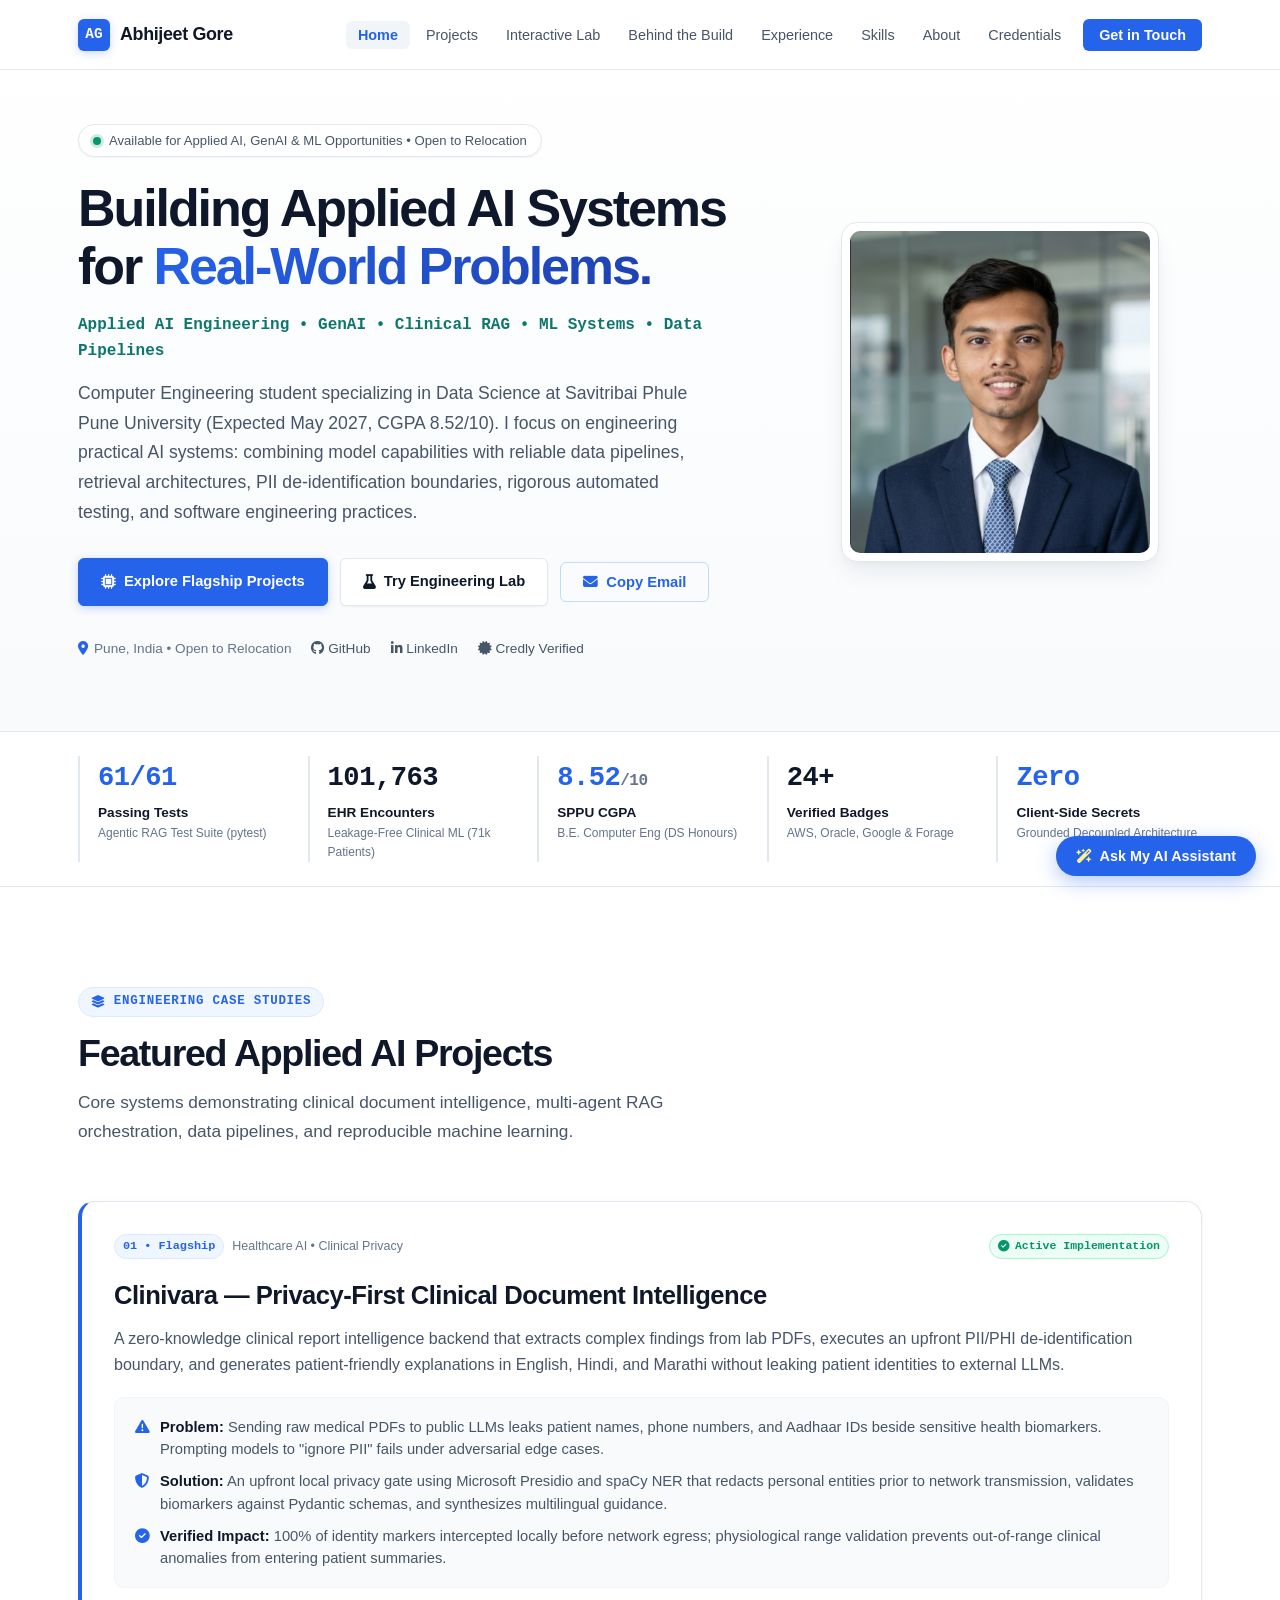
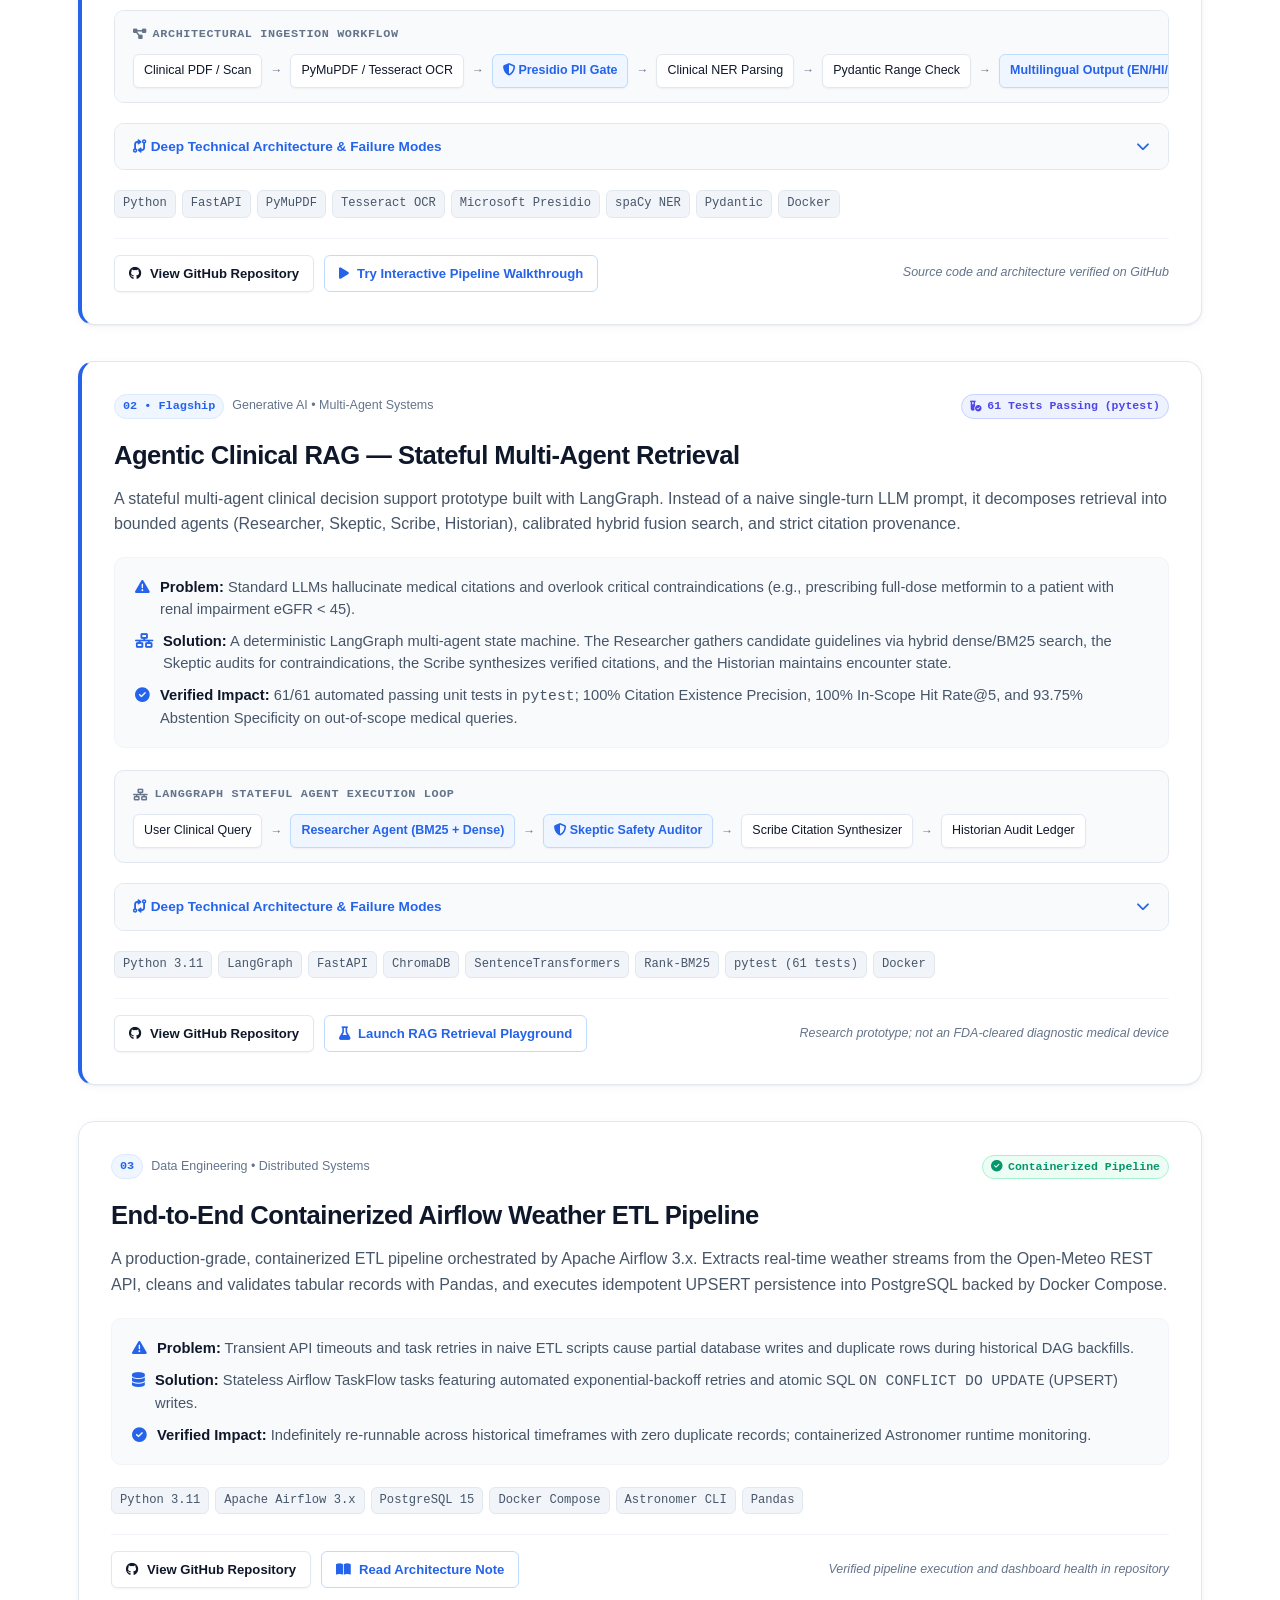
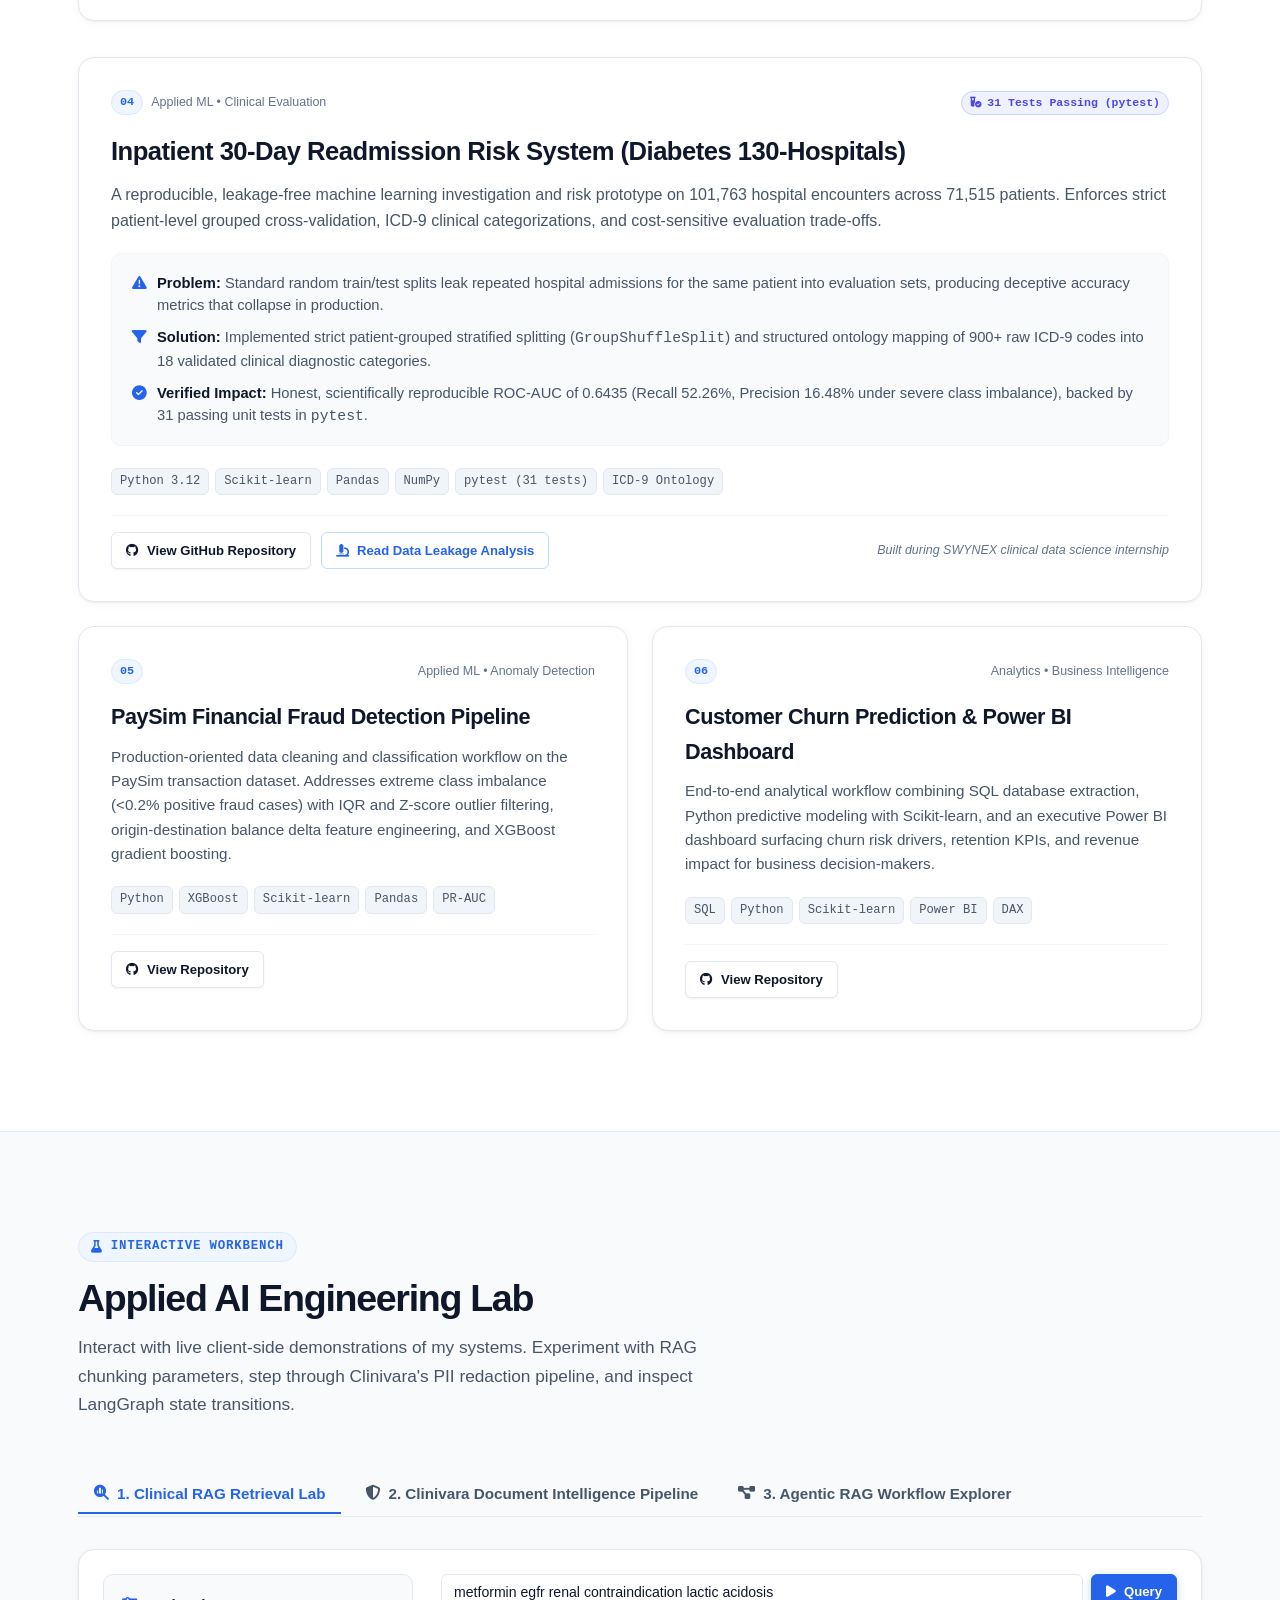
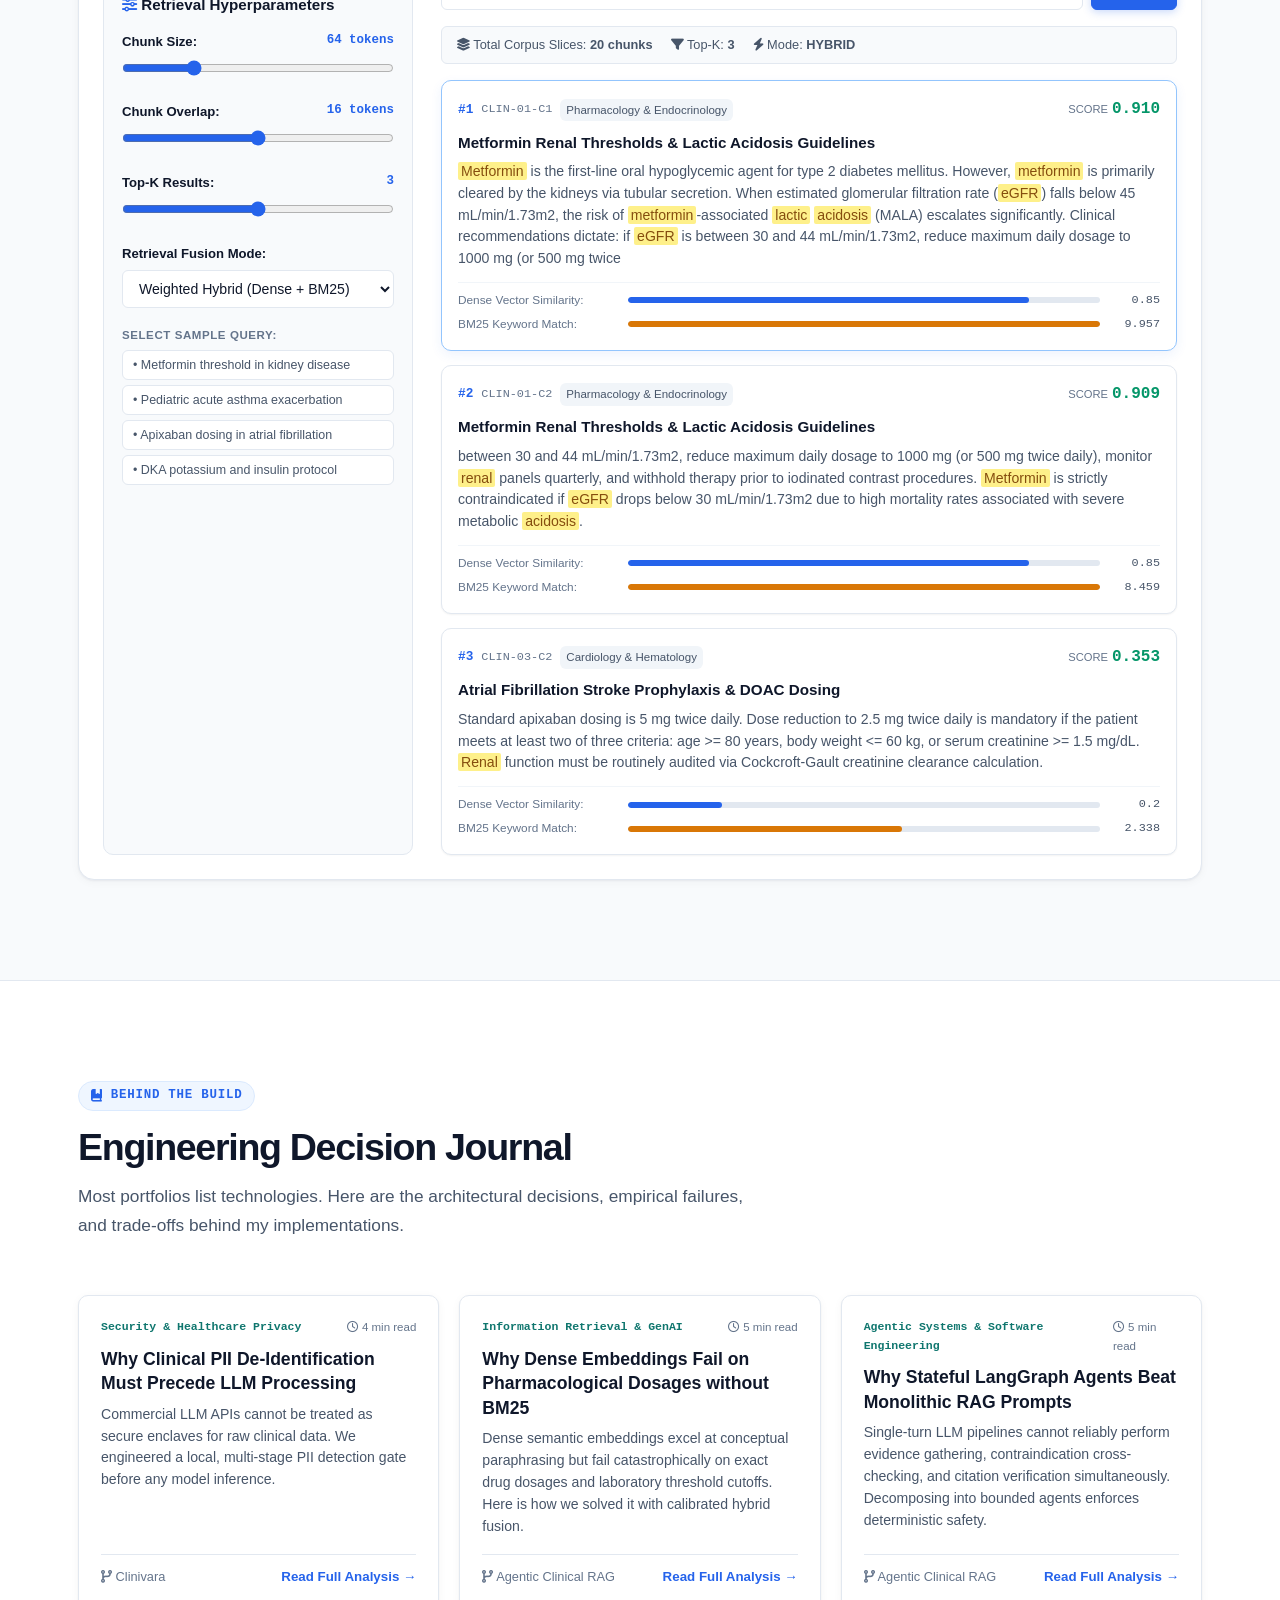
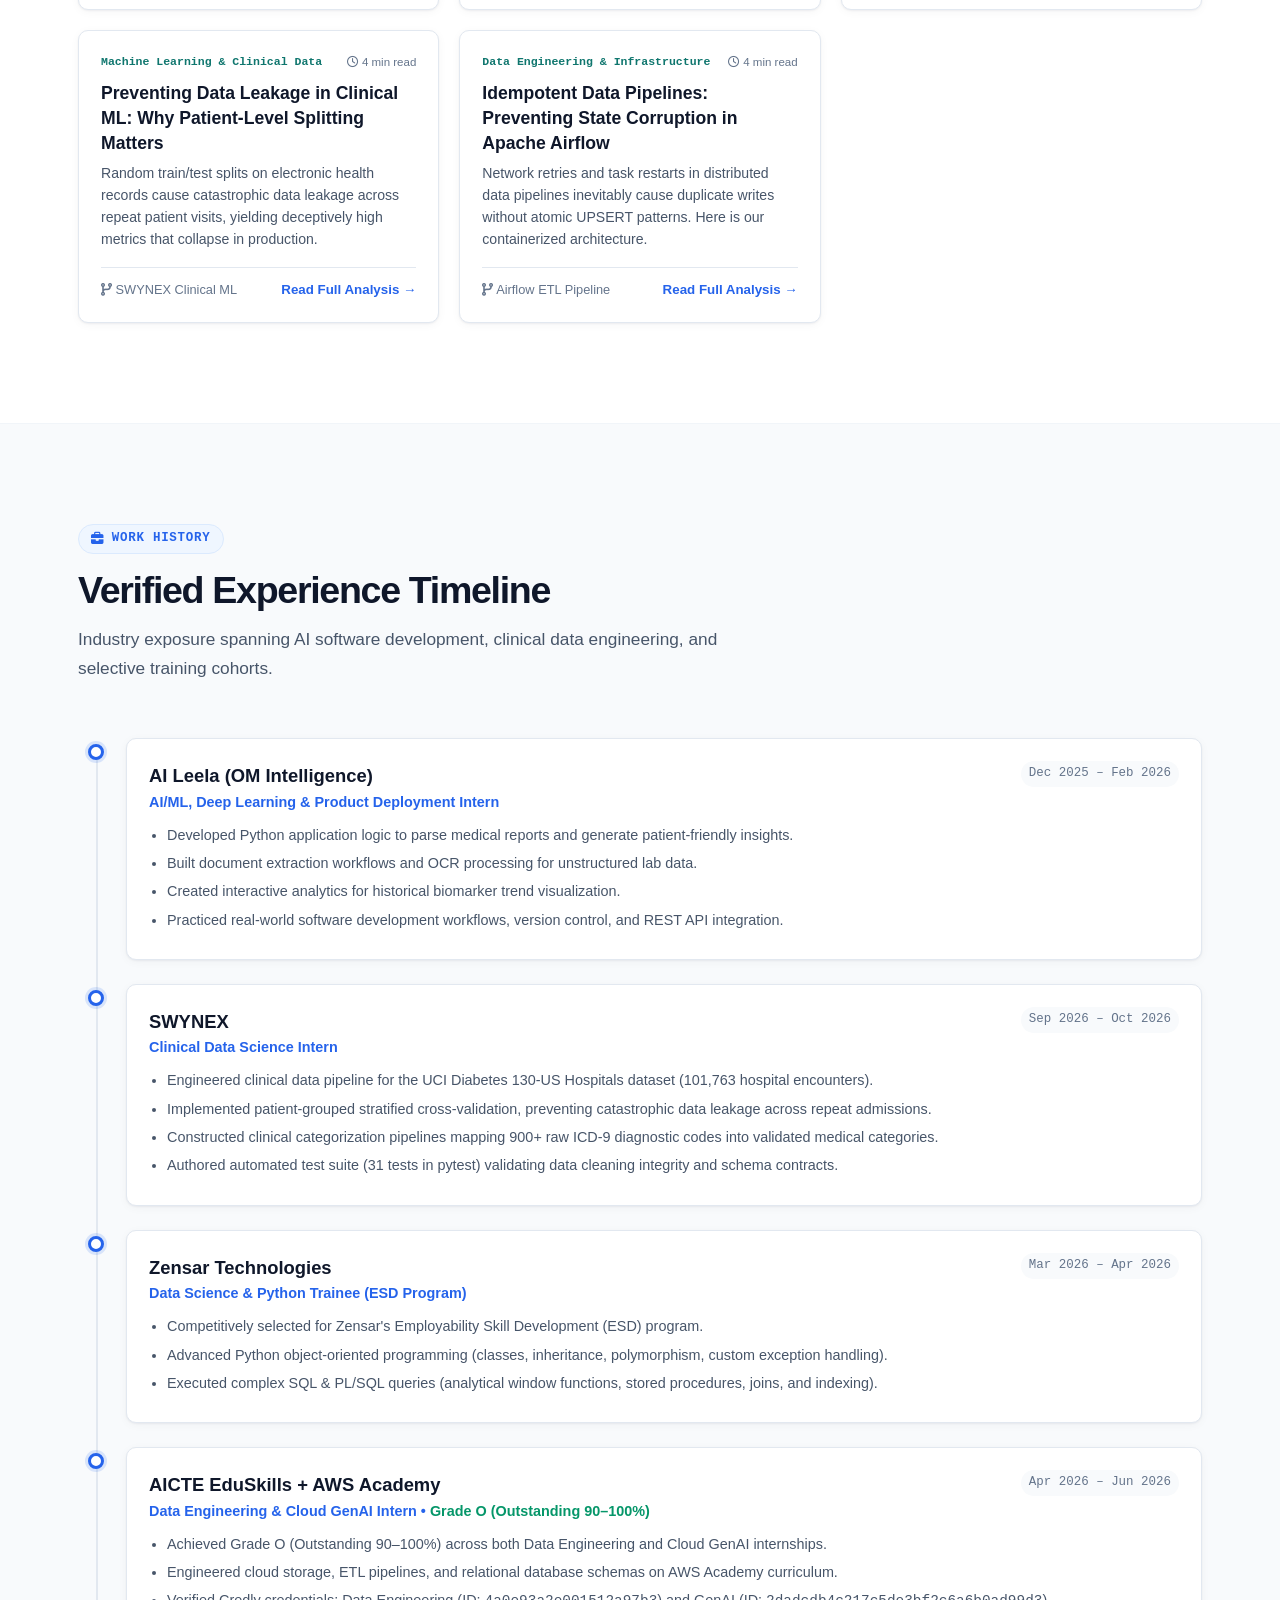
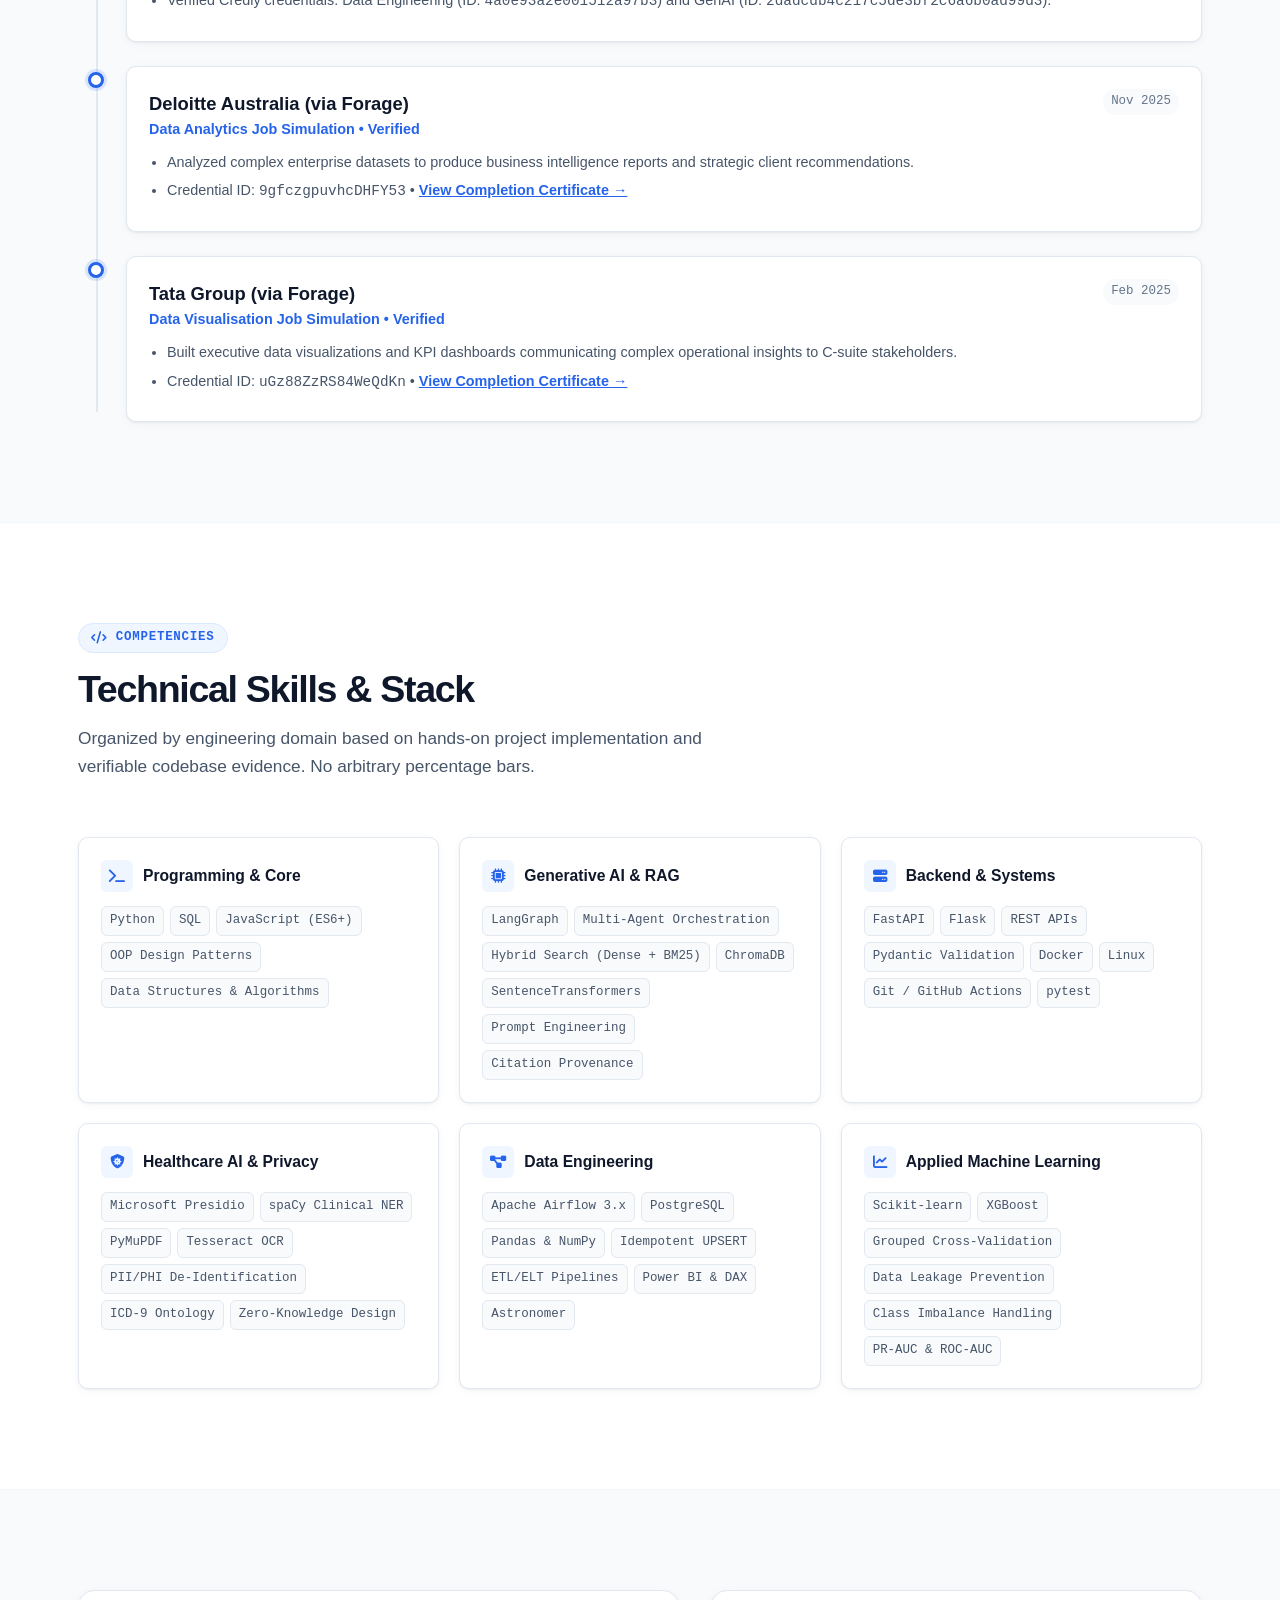
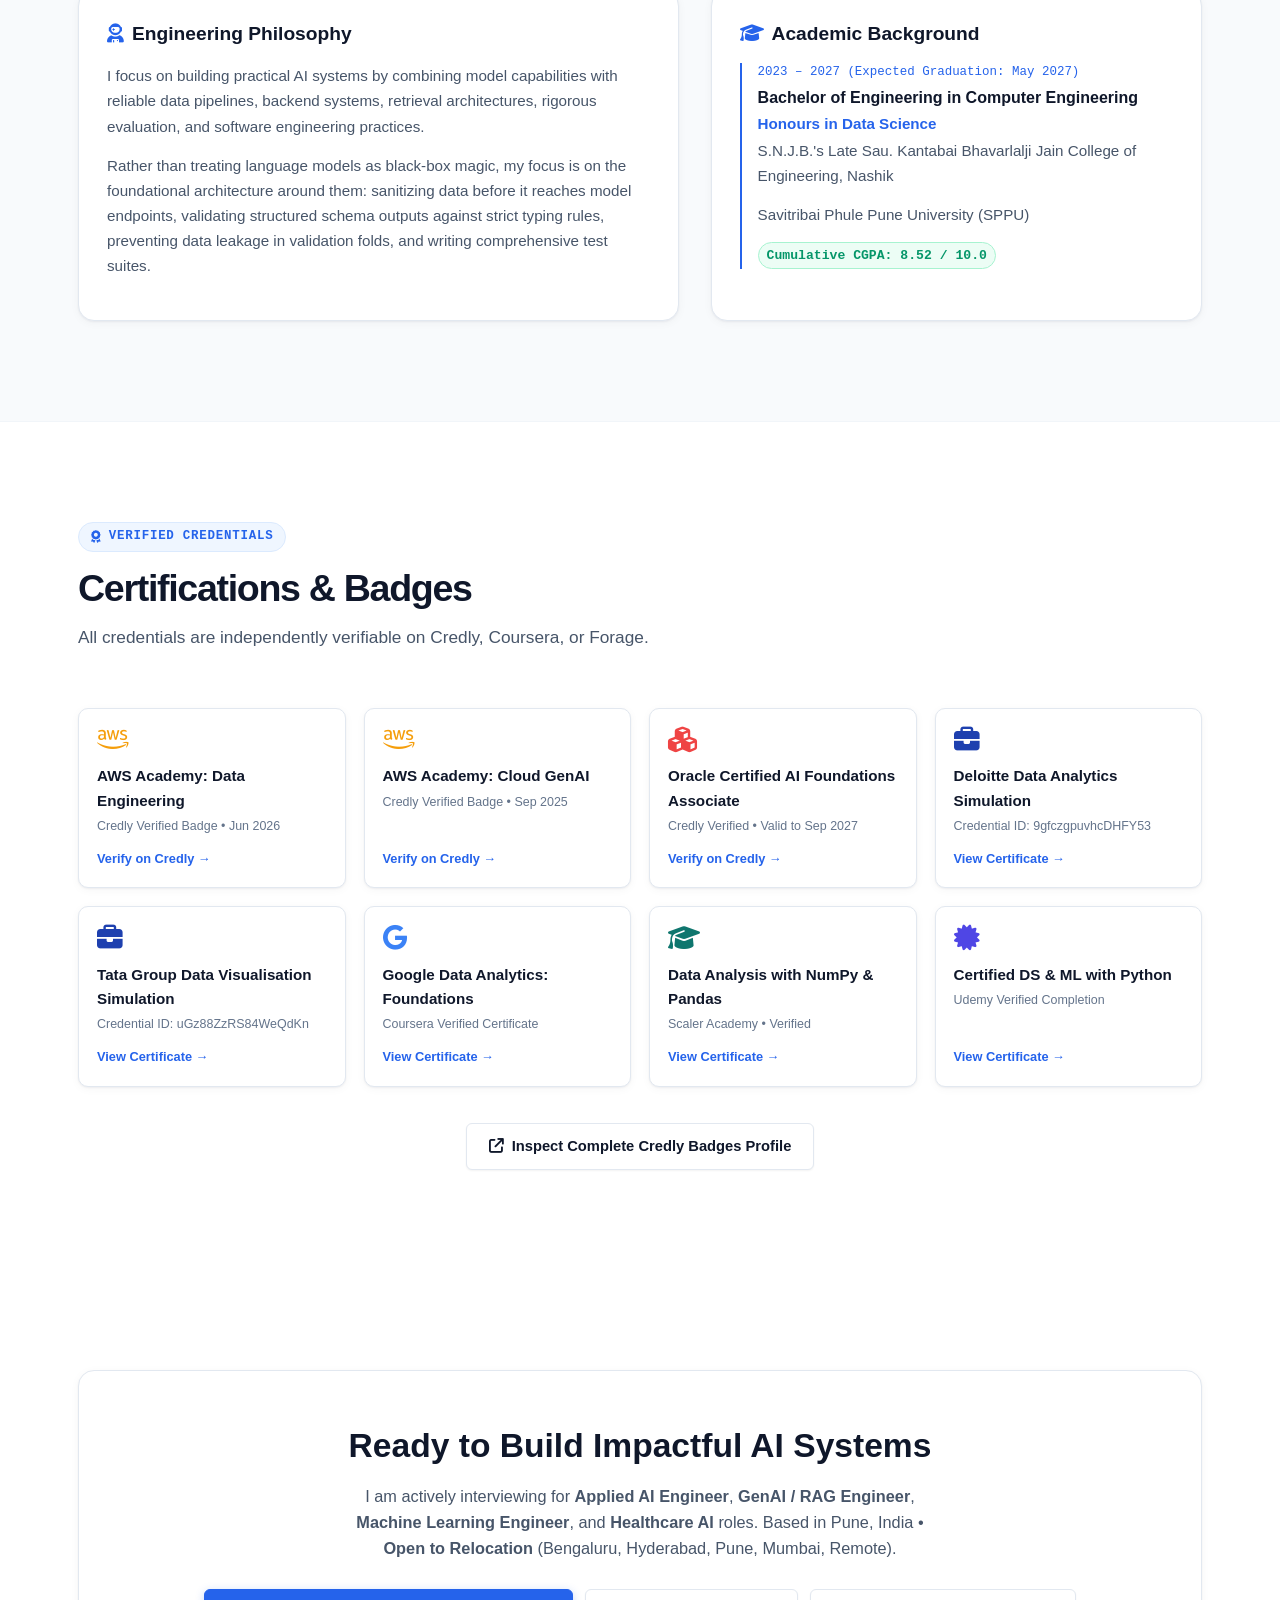
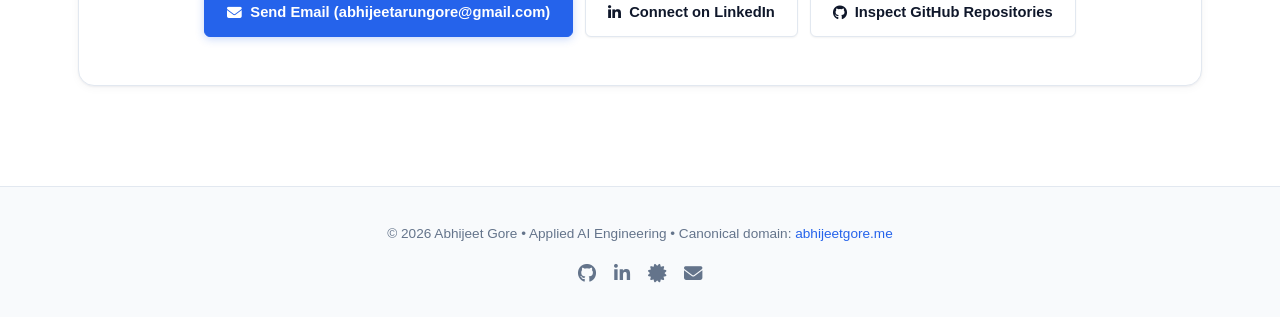
<file: index.html>
<!DOCTYPE html>
<html lang="en">
<head>
  <meta charset="UTF-8">
  <meta name="viewport" content="width=device-width, initial-scale=1.0">

  <!-- Primary Meta Tags -->
  <title>Abhijeet Gore | Applied AI Engineer — Healthcare AI, GenAI &amp; Systems</title>
  <meta name="title" content="Abhijeet Gore | Applied AI Engineer — Healthcare AI, GenAI &amp; Systems">
  <meta name="description" content="Applied AI Engineer specializing in Generative AI, Clinical RAG architectures, machine learning evaluation, and data engineering pipelines. Computer Engineering (Honours in Data Science) at SPPU (CGPA 8.52/10).">
  <meta name="keywords" content="Abhijeet Gore, Applied AI Engineer, Generative AI, RAG, Clinical AI, LangGraph, Healthcare AI, Machine Learning, Python, FastAPI, Apache Airflow, Pune, India">
  <meta name="author" content="Abhijeet Gore">
  <link rel="canonical" href="https://abhijeetgore.me/">

  <!-- Open Graph / Facebook -->
  <meta property="og:type" content="website">
  <meta property="og:url" content="https://abhijeetgore.me/">
  <meta property="og:title" content="Abhijeet Gore | Applied AI Engineer — Healthcare AI, GenAI &amp; Systems">
  <meta property="og:description" content="Applied AI Engineering portfolio featuring Clinivara, Agentic Clinical RAG, containerized Airflow ETL pipelines, and interactive AI engineering labs.">
  <meta property="og:image" content="https://abhijeetgore.me/images/perf1.png">

  <!-- Twitter Card -->
  <meta name="twitter:card" content="summary_large_image">
  <meta name="twitter:url" content="https://abhijeetgore.me/">
  <meta name="twitter:title" content="Abhijeet Gore | Applied AI Engineer">
  <meta name="twitter:description" content="Applied AI Engineer building privacy-first clinical document intelligence, multi-agent RAG systems, and production data pipelines.">
  <meta name="twitter:image" content="https://abhijeetgore.me/images/perf1.png">

  <!-- Structured Data JSON-LD -->
  <script type="application/ld+json">
  {
    "@context": "https://schema.org",
    "@type": "Person",
    "name": "Abhijeet Gore",
    "url": "https://abhijeetgore.me",
    "jobTitle": "Applied AI Engineer",
    "alumniOf": {
      "@type": "CollegeOrUniversity",
      "name": "Savitribai Phule Pune University"
    },
    "sameAs": [
      "https://github.com/AbhijeetArunGore",
      "https://www.linkedin.com/in/abhijeet-gore-972225282/",
      "https://www.credly.com/users/abhijeet-gore.30f41028/badges/credly"
    ]
  }
  </script>

  <!-- Typography & Icons -->
  <link rel="preconnect" href="https://fonts.googleapis.com">
  <link rel="preconnect" href="https://fonts.gstatic.com" crossorigin>
  <link href="https://fonts.googleapis.com/css2?family=Inter:wght@400;500;600;700;800&family=JetBrains+Mono:wght@400;500;600;700&display=swap" rel="stylesheet">
  <link rel="stylesheet" href="https://cdnjs.cloudflare.com/ajax/libs/font-awesome/6.5.1/css/all.min.css" crossorigin="anonymous">

  <!-- Stylesheets -->
  <link rel="stylesheet" href="style.css">
  <link rel="stylesheet" href="responsive.css">
  <link rel="icon" type="image/svg+xml" href="favicon.svg">
</head>
<body>

  <!-- ========================================================================
       TOP NAVIGATION
       ======================================================================== -->
  <header id="header" role="banner">
    <div class="container nav-container">
      <a href="#home" class="logo-group" aria-label="Abhijeet Gore Portfolio Home">
        <div class="logo-mark">AG</div>
        <span class="logo-text">Abhijeet Gore</span>
      </a>

      <nav role="navigation" aria-label="Primary Navigation">
        <ul class="nav-links">
          <li><a href="#home">Home</a></li>
          <li><a href="#projects">Projects</a></li>
          <li><a href="#lab">Interactive Lab</a></li>
          <li><a href="#journal">Behind the Build</a></li>
          <li><a href="#experience">Experience</a></li>
          <li><a href="#skills">Skills</a></li>
          <li><a href="#about">About</a></li>
          <li><a href="#certificates">Credentials</a></li>
          <li><a href="#contact" class="nav-cta">Get in Touch</a></li>
        </ul>
        <button class="hamburger" aria-label="Toggle navigation menu" aria-expanded="false">
          <i class="fas fa-bars"></i>
        </button>
      </nav>
    </div>
  </header>

  <main id="main-content">
    <!-- ========================================================================
         HERO SECTION (MINIMALIST, VALUE-FIRST, ENTERPRISE LIGHT)
         ======================================================================== -->
    <section id="home" class="hero" aria-label="Hero Introduction">
      <div class="container">
        <div class="hero-grid">
          
          <div class="hero-content">
            <div class="hero-badge-strip">
              <span class="status-dot"></span>
              <span>Available for Applied AI, GenAI &amp; ML Opportunities &bull; Open to Relocation</span>
            </div>

            <h1 class="hero-title">
              Building Applied AI Systems for <span class="gradient-text">Real-World Problems.</span>
            </h1>

            <div class="hero-positioning">
              Applied AI Engineering &bull; GenAI &bull; Clinical RAG &bull; ML Systems &bull; Data Pipelines
            </div>

            <p class="hero-description">
              Computer Engineering student specializing in Data Science at Savitribai Phule Pune University (Expected May 2027, CGPA 8.52/10). I focus on engineering practical AI systems: combining model capabilities with reliable data pipelines, retrieval architectures, PII de-identification boundaries, rigorous automated testing, and software engineering practices.
            </p>

            <div class="hero-actions">
              <a href="#projects" class="btn btn-primary"><i class="fas fa-microchip"></i> Explore Flagship Projects</a>
              <a href="#lab" class="btn btn-secondary"><i class="fas fa-flask"></i> Try Engineering Lab</a>
              <button class="btn btn-outline btn-copy-email"><i class="fas fa-envelope"></i> Copy Email</button>
            </div>

            <div class="hero-meta-strip">
              <div class="hero-meta-item">
                <i class="fas fa-location-dot" style="color: var(--accent-blue);"></i> Pune, India &bull; Open to Relocation
              </div>
              <div class="hero-meta-item">
                <a href="https://github.com/AbhijeetArunGore" target="_blank" rel="noopener noreferrer"><i class="fab fa-github"></i> GitHub</a>
              </div>
              <div class="hero-meta-item">
                <a href="https://www.linkedin.com/in/abhijeet-gore-972225282/" target="_blank" rel="noopener noreferrer"><i class="fab fa-linkedin-in"></i> LinkedIn</a>
              </div>
              <div class="hero-meta-item">
                <a href="https://www.credly.com/users/abhijeet-gore.30f41028/badges/credly" target="_blank" rel="noopener noreferrer"><i class="fas fa-certificate"></i> Credly Verified</a>
              </div>
            </div>
          </div>

          <div class="hero-image-wrapper">
            <div class="hero-card-frame">
              <img src="images/perf1.png" alt="Abhijeet Gore" class="hero-avatar" loading="eager" width="300" height="360">
            </div>
          </div>

        </div>
      </div>
    </section>

    <!-- ========================================================================
         METRICS VERIFICATION STRIP
         ======================================================================== -->
    <section class="metrics-strip" aria-label="Verified Engineering Metrics">
      <div class="container">
        <div class="metrics-grid">
          <div class="metric-cell">
            <div class="metric-val metric-val-accent">61/61</div>
            <div class="metric-title">Passing Tests</div>
            <div class="metric-desc">Agentic RAG Test Suite (pytest)</div>
          </div>
          <div class="metric-cell">
            <div class="metric-val">101,763</div>
            <div class="metric-title">EHR Encounters</div>
            <div class="metric-desc">Leakage-Free Clinical ML (71k Patients)</div>
          </div>
          <div class="metric-cell">
            <div class="metric-val metric-val-accent">8.52<span style="font-size: 1rem; color: var(--text-dim);">/10</span></div>
            <div class="metric-title">SPPU CGPA</div>
            <div class="metric-desc">B.E. Computer Eng (DS Honours)</div>
          </div>
          <div class="metric-cell">
            <div class="metric-val">24+</div>
            <div class="metric-title">Verified Badges</div>
            <div class="metric-desc">AWS, Oracle, Google &amp; Forage</div>
          </div>
          <div class="metric-cell">
            <div class="metric-val metric-val-accent">Zero</div>
            <div class="metric-title">Client-Side Secrets</div>
            <div class="metric-desc">Grounded Decoupled Architecture</div>
          </div>
        </div>
      </div>
    </section>

    <!-- ========================================================================
         FLAGSHIP FEATURED PROJECTS (SCANNABLE, PROGRESSIVE DISCLOSURE)
         ======================================================================== -->
    <section id="projects" class="section" aria-label="Featured Engineering Projects">
      <div class="container">
        <div class="section-header">
          <span class="section-label"><i class="fas fa-layer-group"></i> Engineering Case Studies</span>
          <h2 class="section-title">Featured Applied AI Projects</h2>
          <p class="section-subtitle">
            Core systems demonstrating clinical document intelligence, multi-agent RAG orchestration, data pipelines, and reproducible machine learning.
          </p>
        </div>

        <div class="projects-container">

          <!-- PROJECT 1: CLINIVARA -->
          <article class="project-card project-flagship" id="clinivara-card">
            <div class="project-badge-bar">
              <div class="project-tag-group">
                <span class="project-rank">01 &bull; Flagship</span>
                <span class="project-category">Healthcare AI &bull; Clinical Privacy</span>
              </div>
              <span class="project-status status-active"><i class="fas fa-circle-check"></i> Active Implementation</span>
            </div>

            <h3 class="project-name">Clinivara — Privacy-First Clinical Document Intelligence</h3>
            <p class="project-pitch">
              A zero-knowledge clinical report intelligence backend that extracts complex findings from lab PDFs, executes an upfront PII/PHI de-identification boundary, and generates patient-friendly explanations in English, Hindi, and Marathi without leaking patient identities to external LLMs.
            </p>

            <!-- Punchy scannable bullet points -->
            <ul class="project-punchy-list">
              <li>
                <i class="fas fa-triangle-exclamation"></i>
                <div><strong>Problem:</strong> Sending raw medical PDFs to public LLMs leaks patient names, phone numbers, and Aadhaar IDs beside sensitive health biomarkers. Prompting models to "ignore PII" fails under adversarial edge cases.</div>
              </li>
              <li>
                <i class="fas fa-shield-halved"></i>
                <div><strong>Solution:</strong> An upfront local privacy gate using Microsoft Presidio and spaCy NER that redacts personal entities prior to network transmission, validates biomarkers against Pydantic schemas, and synthesizes multilingual guidance.</div>
              </li>
              <li>
                <i class="fas fa-circle-check"></i>
                <div><strong>Verified Impact:</strong> 100% of identity markers intercepted locally before network egress; physiological range validation prevents out-of-range clinical anomalies from entering patient summaries.</div>
              </li>
            </ul>

            <div class="architecture-flow">
              <div class="arch-flow-title"><i class="fas fa-diagram-project"></i> Architectural Ingestion Workflow</div>
              <div class="arch-node-track">
                <div class="arch-node">Clinical PDF / Scan</div>
                <div class="arch-arrow">&rarr;</div>
                <div class="arch-node">PyMuPDF / Tesseract OCR</div>
                <div class="arch-arrow">&rarr;</div>
                <div class="arch-node arch-node-accent"><i class="fas fa-shield-halved"></i> Presidio PII Gate</div>
                <div class="arch-arrow">&rarr;</div>
                <div class="arch-node">Clinical NER Parsing</div>
                <div class="arch-arrow">&rarr;</div>
                <div class="arch-node">Pydantic Range Check</div>
                <div class="arch-arrow">&rarr;</div>
                <div class="arch-node arch-node-accent">Multilingual Output (EN/HI/MR)</div>
              </div>
            </div>

            <!-- Progressive disclosure for deep technical architecture -->
            <details class="project-details-expand">
              <summary>
                <span><i class="fas fa-code-compare"></i> Deep Technical Architecture &amp; Failure Modes</span>
                <i class="fas fa-chevron-down"></i>
              </summary>
              <div class="details-content-box">
                <p><strong>OCR Layout Normalization:</strong> PyMuPDF extracts vector text streams directly from digital clinical PDFs, with automatic fallback to Tesseract OCR when processing scanned paper documents, non-standard tabular columns, or embedded physician signature blocks.</p>
                <p><strong>Pre-LLM Isolation Boundary:</strong> Personal identity tokens are localized via specialized NER models, cryptographically replaced with deterministic surrogate tokens (e.g. <code>[REDACTED_PATIENT_01]</code>), and quarantined. The remote model context window only ever receives scrubbed clinical biomarkers.</p>
                <p><strong>Pydantic Range Validation:</strong> Extracted metrics (such as HbA1c, eGFR, Creatinine) are checked against physiological plausibility ranges to catch OCR transposition errors before report generation.</p>
              </div>
            </details>

            <div class="tech-pills-row">
              <span class="tech-pill">Python</span>
              <span class="tech-pill">FastAPI</span>
              <span class="tech-pill">PyMuPDF</span>
              <span class="tech-pill">Tesseract OCR</span>
              <span class="tech-pill">Microsoft Presidio</span>
              <span class="tech-pill">spaCy NER</span>
              <span class="tech-pill">Pydantic</span>
              <span class="tech-pill">Docker</span>
            </div>

            <div class="project-card-footer">
              <div class="project-links">
                <a href="https://github.com/AbhijeetArunGore/Clinivara" target="_blank" rel="noopener noreferrer" class="btn btn-secondary btn-sm">
                  <i class="fab fa-github"></i> View GitHub Repository
                </a>
                <a href="#lab" class="btn btn-outline btn-sm">
                  <i class="fas fa-play"></i> Try Interactive Pipeline Walkthrough
                </a>
              </div>
              <span class="project-evidence-note">Source code and architecture verified on GitHub</span>
            </div>
          </article>

          <!-- PROJECT 2: AGENTIC CLINICAL RAG -->
          <article class="project-card project-flagship" id="agentic-rag-card">
            <div class="project-badge-bar">
              <div class="project-tag-group">
                <span class="project-rank">02 &bull; Flagship</span>
                <span class="project-category">Generative AI &bull; Multi-Agent Systems</span>
              </div>
              <span class="project-status status-research"><i class="fas fa-vial-circle-check"></i> 61 Tests Passing (pytest)</span>
            </div>

            <h3 class="project-name">Agentic Clinical RAG — Stateful Multi-Agent Retrieval</h3>
            <p class="project-pitch">
              A stateful multi-agent clinical decision support prototype built with LangGraph. Instead of a naive single-turn LLM prompt, it decomposes retrieval into bounded agents (Researcher, Skeptic, Scribe, Historian), calibrated hybrid fusion search, and strict citation provenance.
            </p>

            <!-- Punchy scannable bullet points -->
            <ul class="project-punchy-list">
              <li>
                <i class="fas fa-triangle-exclamation"></i>
                <div><strong>Problem:</strong> Standard LLMs hallucinate medical citations and overlook critical contraindications (e.g., prescribing full-dose metformin to a patient with renal impairment eGFR &lt; 45).</div>
              </li>
              <li>
                <i class="fas fa-network-wired"></i>
                <div><strong>Solution:</strong> A deterministic LangGraph multi-agent state machine. The Researcher gathers candidate guidelines via hybrid dense/BM25 search, the Skeptic audits for contraindications, the Scribe synthesizes verified citations, and the Historian maintains encounter state.</div>
              </li>
              <li>
                <i class="fas fa-circle-check"></i>
                <div><strong>Verified Impact:</strong> 61/61 automated passing unit tests in <code>pytest</code>; 100% Citation Existence Precision, 100% In-Scope Hit Rate@5, and 93.75% Abstention Specificity on out-of-scope medical queries.</div>
              </li>
            </ul>

            <div class="architecture-flow">
              <div class="arch-flow-title"><i class="fas fa-network-wired"></i> LangGraph Stateful Agent Execution Loop</div>
              <div class="arch-node-track">
                <div class="arch-node">User Clinical Query</div>
                <div class="arch-arrow">&rarr;</div>
                <div class="arch-node arch-node-accent">Researcher Agent (BM25 + Dense)</div>
                <div class="arch-arrow">&rarr;</div>
                <div class="arch-node arch-node-accent"><i class="fas fa-shield-halved"></i> Skeptic Safety Auditor</div>
                <div class="arch-arrow">&rarr;</div>
                <div class="arch-node">Scribe Citation Synthesizer</div>
                <div class="arch-arrow">&rarr;</div>
                <div class="arch-node">Historian Audit Ledger</div>
              </div>
            </div>

            <!-- Progressive disclosure for deep technical architecture -->
            <details class="project-details-expand">
              <summary>
                <span><i class="fas fa-code-compare"></i> Deep Technical Architecture &amp; Failure Modes</span>
                <i class="fas fa-chevron-down"></i>
              </summary>
              <div class="details-content-box">
                <p><strong>Weighted Linear Hybrid Fusion:</strong> Pure dense bi-encoder embeddings (e.g. <code>all-MiniLM-L6-v2</code>) frequently overlook exact drug dosages and laboratory threshold cutoffs because the semantic context is 99% identical. We combined dense cosine vectors with sparse Rank-BM25 exact keyword matching, boosting in-scope Top-5 retrieval from 68.75% to 100%.</p>
                <p><strong>Startup Index Integrity Validation:</strong> The FastAPI service performs automated embedding-dimension and collection validation during boot, immediately failing with explicit error logs if the ChromaDB vector collection diverges from the runtime embedding model.</p>
                <p><strong>Deployment:</strong> Packaged in a multi-stage, non-root Docker container with deterministic offline evaluation harnesses.</p>
              </div>
            </details>

            <div class="tech-pills-row">
              <span class="tech-pill">Python 3.11</span>
              <span class="tech-pill">LangGraph</span>
              <span class="tech-pill">FastAPI</span>
              <span class="tech-pill">ChromaDB</span>
              <span class="tech-pill">SentenceTransformers</span>
              <span class="tech-pill">Rank-BM25</span>
              <span class="tech-pill">pytest (61 tests)</span>
              <span class="tech-pill">Docker</span>
            </div>

            <div class="project-card-footer">
              <div class="project-links">
                <a href="https://github.com/AbhijeetArunGore/Agentic_Medical_RAG" target="_blank" rel="noopener noreferrer" class="btn btn-secondary btn-sm">
                  <i class="fab fa-github"></i> View GitHub Repository
                </a>
                <a href="#lab" class="btn btn-outline btn-sm">
                  <i class="fas fa-flask"></i> Launch RAG Retrieval Playground
                </a>
              </div>
              <span class="project-evidence-note">Research prototype; not an FDA-cleared diagnostic medical device</span>
            </div>
          </article>

          <!-- PROJECT 3: AIRFLOW ETL PIPELINE -->
          <article class="project-card">
            <div class="project-badge-bar">
              <div class="project-tag-group">
                <span class="project-rank">03</span>
                <span class="project-category">Data Engineering &bull; Distributed Systems</span>
              </div>
              <span class="project-status status-active"><i class="fas fa-circle-check"></i> Containerized Pipeline</span>
            </div>

            <h3 class="project-name">End-to-End Containerized Airflow Weather ETL Pipeline</h3>
            <p class="project-pitch">
              A production-grade, containerized ETL pipeline orchestrated by Apache Airflow 3.x. Extracts real-time weather streams from the Open-Meteo REST API, cleans and validates tabular records with Pandas, and executes idempotent UPSERT persistence into PostgreSQL backed by Docker Compose.
            </p>

            <ul class="project-punchy-list">
              <li>
                <i class="fas fa-triangle-exclamation"></i>
                <div><strong>Problem:</strong> Transient API timeouts and task retries in naive ETL scripts cause partial database writes and duplicate rows during historical DAG backfills.</div>
              </li>
              <li>
                <i class="fas fa-database"></i>
                <div><strong>Solution:</strong> Stateless Airflow TaskFlow tasks featuring automated exponential-backoff retries and atomic SQL <code>ON CONFLICT DO UPDATE</code> (UPSERT) writes.</div>
              </li>
              <li>
                <i class="fas fa-circle-check"></i>
                <div><strong>Verified Impact:</strong> Indefinitely re-runnable across historical timeframes with zero duplicate records; containerized Astronomer runtime monitoring.</div>
              </li>
            </ul>

            <div class="tech-pills-row">
              <span class="tech-pill">Python 3.11</span>
              <span class="tech-pill">Apache Airflow 3.x</span>
              <span class="tech-pill">PostgreSQL 15</span>
              <span class="tech-pill">Docker Compose</span>
              <span class="tech-pill">Astronomer CLI</span>
              <span class="tech-pill">Pandas</span>
            </div>

            <div class="project-card-footer">
              <div class="project-links">
                <a href="https://github.com/AbhijeetArunGore/end_to_end_etl_pipeline_airflow" target="_blank" rel="noopener noreferrer" class="btn btn-secondary btn-sm">
                  <i class="fab fa-github"></i> View GitHub Repository
                </a>
                <a href="#journal" class="btn btn-outline btn-sm">
                  <i class="fas fa-book-open"></i> Read Architecture Note
                </a>
              </div>
              <span class="project-evidence-note">Verified pipeline execution and dashboard health in repository</span>
            </div>
          </article>

          <!-- PROJECT 4: SWYNEX CLINICAL ML -->
          <article class="project-card">
            <div class="project-badge-bar">
              <div class="project-tag-group">
                <span class="project-rank">04</span>
                <span class="project-category">Applied ML &bull; Clinical Evaluation</span>
              </div>
              <span class="project-status status-research"><i class="fas fa-vial-circle-check"></i> 31 Tests Passing (pytest)</span>
            </div>

            <h3 class="project-name">Inpatient 30-Day Readmission Risk System (Diabetes 130-Hospitals)</h3>
            <p class="project-pitch">
              A reproducible, leakage-free machine learning investigation and risk prototype on 101,763 hospital encounters across 71,515 patients. Enforces strict patient-level grouped cross-validation, ICD-9 clinical categorizations, and cost-sensitive evaluation trade-offs.
            </p>

            <ul class="project-punchy-list">
              <li>
                <i class="fas fa-triangle-exclamation"></i>
                <div><strong>Problem:</strong> Standard random train/test splits leak repeated hospital admissions for the same patient into evaluation sets, producing deceptive accuracy metrics that collapse in production.</div>
              </li>
              <li>
                <i class="fas fa-filter"></i>
                <div><strong>Solution:</strong> Implemented strict patient-grouped stratified splitting (<code>GroupShuffleSplit</code>) and structured ontology mapping of 900+ raw ICD-9 codes into 18 validated clinical diagnostic categories.</div>
              </li>
              <li>
                <i class="fas fa-circle-check"></i>
                <div><strong>Verified Impact:</strong> Honest, scientifically reproducible ROC-AUC of 0.6435 (Recall 52.26%, Precision 16.48% under severe class imbalance), backed by 31 passing unit tests in <code>pytest</code>.</div>
              </li>
            </ul>

            <div class="tech-pills-row">
              <span class="tech-pill">Python 3.12</span>
              <span class="tech-pill">Scikit-learn</span>
              <span class="tech-pill">Pandas</span>
              <span class="tech-pill">NumPy</span>
              <span class="tech-pill">pytest (31 tests)</span>
              <span class="tech-pill">ICD-9 Ontology</span>
            </div>

            <div class="project-card-footer">
              <div class="project-links">
                <a href="https://github.com/AbhijeetArunGore/SWYNEX-Data-Science-Internship" target="_blank" rel="noopener noreferrer" class="btn btn-secondary btn-sm">
                  <i class="fab fa-github"></i> View GitHub Repository
                </a>
                <a href="#journal" class="btn btn-outline btn-sm">
                  <i class="fas fa-microscope"></i> Read Data Leakage Analysis
                </a>
              </div>
              <span class="project-evidence-note">Built during SWYNEX clinical data science internship</span>
            </div>
          </article>

        </div>

        <!-- SECONDARY PROJECTS GRID (PROJECTS 5 & 6) -->
        <div class="secondary-projects-grid">
          
          <!-- PROJECT 5: FRAUD DETECTION -->
          <article class="project-card">
            <div class="project-badge-bar">
              <span class="project-rank">05</span>
              <span class="project-category">Applied ML &bull; Anomaly Detection</span>
            </div>
            <h3 class="project-name" style="font-size: 1.35rem;">PaySim Financial Fraud Detection Pipeline</h3>
            <p class="project-pitch" style="font-size: 0.95rem;">
              Production-oriented data cleaning and classification workflow on the PaySim transaction dataset. Addresses extreme class imbalance (&lt;0.2% positive fraud cases) with IQR and Z-score outlier filtering, origin-destination balance delta feature engineering, and XGBoost gradient boosting.
            </p>
            <div class="tech-pills-row">
              <span class="tech-pill">Python</span>
              <span class="tech-pill">XGBoost</span>
              <span class="tech-pill">Scikit-learn</span>
              <span class="tech-pill">Pandas</span>
              <span class="tech-pill">PR-AUC</span>
            </div>
            <div class="project-card-footer">
              <a href="https://github.com/AbhijeetArunGore/Fraud_Detection_Jupyter_Data_Cleaning_Processing" target="_blank" rel="noopener noreferrer" class="btn btn-secondary btn-sm">
                <i class="fab fa-github"></i> View Repository
              </a>
            </div>
          </article>

          <!-- PROJECT 6: CUSTOMER CHURN & POWER BI -->
          <article class="project-card">
            <div class="project-badge-bar">
              <span class="project-rank">06</span>
              <span class="project-category">Analytics &bull; Business Intelligence</span>
            </div>
            <h3 class="project-name" style="font-size: 1.35rem;">Customer Churn Prediction &amp; Power BI Dashboard</h3>
            <p class="project-pitch" style="font-size: 0.95rem;">
              End-to-end analytical workflow combining SQL database extraction, Python predictive modeling with Scikit-learn, and an executive Power BI dashboard surfacing churn risk drivers, retention KPIs, and revenue impact for business decision-makers.
            </p>
            <div class="tech-pills-row">
              <span class="tech-pill">SQL</span>
              <span class="tech-pill">Python</span>
              <span class="tech-pill">Scikit-learn</span>
              <span class="tech-pill">Power BI</span>
              <span class="tech-pill">DAX</span>
            </div>
            <div class="project-card-footer">
              <a href="https://github.com/AbhijeetArunGore/customer-churn-prediction-sql-python-powerbi" target="_blank" rel="noopener noreferrer" class="btn btn-secondary btn-sm">
                <i class="fab fa-github"></i> View Repository
              </a>
            </div>
          </article>

        </div>

      </div>
    </section>

    <!-- ========================================================================
         INTERACTIVE AI ENGINEERING LAB (NATIVE WORKBENCH LIGHT UI)
         ======================================================================== -->
    <section id="lab" class="section lab-section" aria-label="Interactive AI Engineering Lab">
      <div class="container">
        <div class="section-header">
          <span class="section-label"><i class="fas fa-flask"></i> Interactive Workbench</span>
          <h2 class="section-title">Applied AI Engineering Lab</h2>
          <p class="section-subtitle">
            Interact with live client-side demonstrations of my systems. Experiment with RAG chunking parameters, step through Clinivara's PII redaction pipeline, and inspect LangGraph state transitions.
          </p>
        </div>

        <!-- LAB NAVIGATION TABS -->
        <div class="lab-tabs-nav" role="tablist">
          <button class="lab-tab-trigger active" data-tab="tab-rag-lab" role="tab" aria-selected="true">
            <i class="fas fa-magnifying-glass-chart"></i> 1. Clinical RAG Retrieval Lab
          </button>
          <button class="lab-tab-trigger" data-tab="tab-clinivara-lab" role="tab" aria-selected="false">
            <i class="fas fa-shield-halved"></i> 2. Clinivara Document Intelligence Pipeline
          </button>
          <button class="lab-tab-trigger" data-tab="tab-agent-lab" role="tab" aria-selected="false">
            <i class="fas fa-diagram-project"></i> 3. Agentic RAG Workflow Explorer
          </button>
        </div>

        <!-- LAB PANEL 1: CLINICAL RAG LAB -->
        <div class="lab-tab-panel active" id="tab-rag-lab" role="tabpanel">
          <div class="rag-lab-layout">
            
            <!-- Controls Sidebar -->
            <div class="rag-controls-panel">
              <h4 style="font-size: 0.95rem; color: var(--text-main); margin-bottom: 14px;"><i class="fas fa-sliders" style="color: var(--accent-blue);"></i> Retrieval Hyperparameters</h4>
              
              <div class="control-group">
                <label for="rag-chunk-size">
                  <span>Chunk Size:</span>
                  <span class="control-val-badge" id="val-chunk-size">64 tokens</span>
                </label>
                <input type="range" id="rag-chunk-size" class="range-slider" min="32" max="160" step="16" value="64">
              </div>

              <div class="control-group">
                <label for="rag-overlap">
                  <span>Chunk Overlap:</span>
                  <span class="control-val-badge" id="val-overlap">16 tokens</span>
                </label>
                <input type="range" id="rag-overlap" class="range-slider" min="0" max="32" step="8" value="16">
              </div>

              <div class="control-group">
                <label for="rag-topk">
                  <span>Top-K Results:</span>
                  <span class="control-val-badge" id="val-topk">3</span>
                </label>
                <input type="range" id="rag-topk" class="range-slider" min="1" max="5" step="1" value="3">
              </div>

              <div class="control-group">
                <label for="rag-mode">Retrieval Fusion Mode:</label>
                <select id="rag-mode" class="select-input">
                  <option value="hybrid" selected>Weighted Hybrid (Dense + BM25)</option>
                  <option value="dense">Dense Semantic Only (Bi-Encoder)</option>
                  <option value="bm25">Sparse Lexical Only (BM25)</option>
                </select>
              </div>

              <div class="rag-presets">
                <div class="presets-label">Select Sample Query:</div>
                <div class="preset-chip-list">
                  <button class="rag-preset-btn" data-query="metformin egfr renal contraindication lactic acidosis">
                    &bull; Metformin threshold in kidney disease
                  </button>
                  <button class="rag-preset-btn" data-query="acute pediatric asthma albuterol steroid exacerbation">
                    &bull; Pediatric acute asthma exacerbation
                  </button>
                  <button class="rag-preset-btn" data-query="atrial fibrillation apixaban stroke creatinine dose">
                    &bull; Apixaban dosing in atrial fibrillation
                  </button>
                  <button class="rag-preset-btn" data-query="diabetic ketoacidosis potassium insulin infusion dka">
                    &bull; DKA potassium and insulin protocol
                  </button>
                </div>
              </div>
            </div>

            <!-- Query & Output Area -->
            <div class="rag-output-panel">
              <div style="display: flex; gap: 8px; margin-bottom: 16px;">
                <input type="text" id="rag-query-input" class="text-input" placeholder="Enter clinical question..." value="metformin egfr renal contraindication lactic acidosis">
                <button id="rag-run-btn" class="btn btn-primary btn-sm"><i class="fas fa-play"></i> Query</button>
              </div>

              <!-- Output Container -->
              <div id="rag-results-container">
                <!-- Dynamically populated by lab-controller.js -->
              </div>
            </div>

          </div>
        </div>

        <!-- LAB PANEL 2: CLINIVARA WALKTHROUGH -->
        <div class="lab-tab-panel" id="tab-clinivara-lab" role="tabpanel">
          <div class="pipeline-step-nav">
            <button class="pipeline-step-btn active" data-step="1">1. Ingestion</button>
            <button class="pipeline-step-btn" data-step="2">2. OCR Extraction</button>
            <button class="pipeline-step-btn" data-step="3">3. PII Detection</button>
            <button class="pipeline-step-btn" data-step="4">4. De-Identification</button>
            <button class="pipeline-step-btn" data-step="5">5. Schema Validation</button>
            <button class="pipeline-step-btn" data-step="6">6. Multilingual Output</button>
          </div>

          <div id="clinivara-stage-display">
            <!-- Dynamically populated by lab-controller.js -->
          </div>
        </div>

        <!-- LAB PANEL 3: AGENTIC RAG EXPLORER -->
        <div class="lab-tab-panel" id="tab-agent-lab" role="tabpanel">
          
          <div class="graph-timeline-strip">
            <div class="graph-node-pill active" data-step="1">1. Encounter Gateway</div>
            <div class="graph-node-pill" data-step="2">2. Researcher Agent</div>
            <div class="graph-node-pill" data-step="3">3. Skeptic Auditor</div>
            <div class="graph-node-pill" data-step="4">4. Scribe Agent</div>
            <div class="graph-node-pill" data-step="5">5. Historian Ledger</div>
          </div>

          <div id="graph-node-display">
            <!-- Dynamically populated by lab-controller.js -->
          </div>

          <div class="graph-nav-buttons">
            <button id="graph-prev-btn" class="btn btn-secondary btn-sm" disabled>&larr; Previous Node</button>
            <button id="graph-next-btn" class="btn btn-primary btn-sm">Next Node &rarr;</button>
          </div>

        </div>

      </div>
    </section>

    <!-- ========================================================================
         ENGINEERING DECISION JOURNAL ("BEHIND THE BUILD")
         ======================================================================== -->
    <section id="journal" class="section" aria-label="Engineering Decision Journal">
      <div class="container">
        <div class="section-header">
          <span class="section-label"><i class="fas fa-book-bookmark"></i> Behind the Build</span>
          <h2 class="section-title">Engineering Decision Journal</h2>
          <p class="section-subtitle">
            Most portfolios list technologies. Here are the architectural decisions, empirical failures, and trade-offs behind my implementations.
          </p>
        </div>

        <div class="journal-grid" id="journal-articles-list">
          <!-- Dynamically populated by lab-controller.js -->
        </div>
      </div>
    </section>

    <!-- ========================================================================
         EXPERIENCE TIMELINE
         ======================================================================== -->
    <section id="experience" class="section section-alt" aria-label="Professional Experience">
      <div class="container">
        <div class="section-header">
          <span class="section-label"><i class="fas fa-briefcase"></i> Work History</span>
          <h2 class="section-title">Verified Experience Timeline</h2>
          <p class="section-subtitle">
            Industry exposure spanning AI software development, clinical data engineering, and selective training cohorts.
          </p>
        </div>

        <div class="experience-timeline">

          <!-- EXP 1: AI LEELA -->
          <div class="exp-item">
            <div class="exp-marker"></div>
            <div class="exp-card">
              <div class="exp-header">
                <div>
                  <h3 class="exp-company">AI Leela (OM Intelligence)</h3>
                  <div class="exp-role">AI/ML, Deep Learning &amp; Product Deployment Intern</div>
                </div>
                <span class="exp-date">Dec 2025 &ndash; Feb 2026</span>
              </div>
              <ul class="exp-bullets">
                <li>Developed Python application logic to parse medical reports and generate patient-friendly insights.</li>
                <li>Built document extraction workflows and OCR processing for unstructured lab data.</li>
                <li>Created interactive analytics for historical biomarker trend visualization.</li>
                <li>Practiced real-world software development workflows, version control, and REST API integration.</li>
              </ul>
            </div>
          </div>

          <!-- EXP 2: SWYNEX -->
          <div class="exp-item">
            <div class="exp-marker"></div>
            <div class="exp-card">
              <div class="exp-header">
                <div>
                  <h3 class="exp-company">SWYNEX</h3>
                  <div class="exp-role">Clinical Data Science Intern</div>
                </div>
                <span class="exp-date">Sep 2026 &ndash; Oct 2026</span>
              </div>
              <ul class="exp-bullets">
                <li>Engineered clinical data pipeline for the UCI Diabetes 130-US Hospitals dataset (101,763 hospital encounters).</li>
                <li>Implemented patient-grouped stratified cross-validation, preventing catastrophic data leakage across repeat admissions.</li>
                <li>Constructed clinical categorization pipelines mapping 900+ raw ICD-9 diagnostic codes into validated medical categories.</li>
                <li>Authored automated test suite (31 tests in pytest) validating data cleaning integrity and schema contracts.</li>
              </ul>
            </div>
          </div>

          <!-- EXP 3: ZENSAR -->
          <div class="exp-item">
            <div class="exp-marker"></div>
            <div class="exp-card">
              <div class="exp-header">
                <div>
                  <h3 class="exp-company">Zensar Technologies</h3>
                  <div class="exp-role">Data Science &amp; Python Trainee (ESD Program)</div>
                </div>
                <span class="exp-date">Mar 2026 &ndash; Apr 2026</span>
              </div>
              <ul class="exp-bullets">
                <li>Competitively selected for Zensar's Employability Skill Development (ESD) program.</li>
                <li>Advanced Python object-oriented programming (classes, inheritance, polymorphism, custom exception handling).</li>
                <li>Executed complex SQL &amp; PL/SQL queries (analytical window functions, stored procedures, joins, and indexing).</li>
              </ul>
            </div>
          </div>

          <!-- EXP 4: AICTE AWS ACADEMY -->
          <div class="exp-item">
            <div class="exp-marker"></div>
            <div class="exp-card">
              <div class="exp-header">
                <div>
                  <h3 class="exp-company">AICTE EduSkills + AWS Academy</h3>
                  <div class="exp-role">Data Engineering &amp; Cloud GenAI Intern &bull; <span style="color: var(--accent-emerald);">Grade O (Outstanding 90–100%)</span></div>
                </div>
                <span class="exp-date">Apr 2026 &ndash; Jun 2026</span>
              </div>
              <ul class="exp-bullets">
                <li>Achieved Grade O (Outstanding 90–100%) across both Data Engineering and Cloud GenAI internships.</li>
                <li>Engineered cloud storage, ETL pipelines, and relational database schemas on AWS Academy curriculum.</li>
                <li>Verified Credly credentials: Data Engineering (ID: <code>4a0e93a2e001512a97b3</code>) and GenAI (ID: <code>2dadcdb4c217c5de3bf2c6a6b0ad99d3</code>).</li>
              </ul>
            </div>
          </div>

          <!-- EXP 5: DELOITTE AUSTRALIA -->
          <div class="exp-item">
            <div class="exp-marker"></div>
            <div class="exp-card">
              <div class="exp-header">
                <div>
                  <h3 class="exp-company">Deloitte Australia (via Forage)</h3>
                  <div class="exp-role">Data Analytics Job Simulation &bull; <span style="color: var(--accent-blue);">Verified</span></div>
                </div>
                <span class="exp-date">Nov 2025</span>
              </div>
              <ul class="exp-bullets">
                <li>Analyzed complex enterprise datasets to produce business intelligence reports and strategic client recommendations.</li>
                <li>Credential ID: <code>9gfczgpuvhcDHFY53</code> &bull; <a href="https://www.theforage.com/completion-certificates/9PBTqmSxAf6zZTseP/io9DzWKe3PTsiS6GG_9PBTqmSxAf6zZTseP_NXp7KzAtpdQ3epcio_1762879409889_completion_certificate.pdf" target="_blank" rel="noopener noreferrer" style="color: var(--accent-blue); font-weight: 600; text-decoration: underline;">View Completion Certificate &rarr;</a></li>
              </ul>
            </div>
          </div>

          <!-- EXP 6: TATA GROUP -->
          <div class="exp-item">
            <div class="exp-marker"></div>
            <div class="exp-card">
              <div class="exp-header">
                <div>
                  <h3 class="exp-company">Tata Group (via Forage)</h3>
                  <div class="exp-role">Data Visualisation Job Simulation &bull; <span style="color: var(--accent-blue);">Verified</span></div>
                </div>
                <span class="exp-date">Feb 2025</span>
              </div>
              <ul class="exp-bullets">
                <li>Built executive data visualizations and KPI dashboards communicating complex operational insights to C-suite stakeholders.</li>
                <li>Credential ID: <code>uGz88ZzRS84WeQdKn</code> &bull; <a href="https://forage-uploads-prod.s3.amazonaws.com/completion-certificates/ifobHAoMjQs9s6bKS/MyXvBcppsW2FkNYCX_ifobHAoMjQs9s6bKS_NXp7KzAtpdQ3epcio_1738598158650_completion_certificate.pdf" target="_blank" rel="noopener noreferrer" style="color: var(--accent-blue); font-weight: 600; text-decoration: underline;">View Completion Certificate &rarr;</a></li>
              </ul>
            </div>
          </div>

        </div>
      </div>
    </section>

    <!-- ========================================================================
         TECHNICAL SKILLS (DOMAIN ORGANIZED)
         ======================================================================== -->
    <section id="skills" class="section" aria-label="Technical Skills">
      <div class="container">
        <div class="section-header">
          <span class="section-label"><i class="fas fa-code"></i> Competencies</span>
          <h2 class="section-title">Technical Skills &amp; Stack</h2>
          <p class="section-subtitle">
            Organized by engineering domain based on hands-on project implementation and verifiable codebase evidence. No arbitrary percentage bars.
          </p>
        </div>

        <div class="skills-grid">
          
          <div class="skill-domain-card">
            <div class="skill-domain-header">
              <div class="domain-icon"><i class="fas fa-terminal"></i></div>
              <h3>Programming &amp; Core</h3>
            </div>
            <div class="skill-tag-cloud">
              <span class="skill-chip">Python</span>
              <span class="skill-chip">SQL</span>
              <span class="skill-chip">JavaScript (ES6+)</span>
              <span class="skill-chip">OOP Design Patterns</span>
              <span class="skill-chip">Data Structures &amp; Algorithms</span>
            </div>
          </div>

          <div class="skill-domain-card">
            <div class="skill-domain-header">
              <div class="domain-icon"><i class="fas fa-microchip"></i></div>
              <h3>Generative AI &amp; RAG</h3>
            </div>
            <div class="skill-tag-cloud">
              <span class="skill-chip">LangGraph</span>
              <span class="skill-chip">Multi-Agent Orchestration</span>
              <span class="skill-chip">Hybrid Search (Dense + BM25)</span>
              <span class="skill-chip">ChromaDB</span>
              <span class="skill-chip">SentenceTransformers</span>
              <span class="skill-chip">Prompt Engineering</span>
              <span class="skill-chip">Citation Provenance</span>
            </div>
          </div>

          <div class="skill-domain-card">
            <div class="skill-domain-header">
              <div class="domain-icon"><i class="fas fa-server"></i></div>
              <h3>Backend &amp; Systems</h3>
            </div>
            <div class="skill-tag-cloud">
              <span class="skill-chip">FastAPI</span>
              <span class="skill-chip">Flask</span>
              <span class="skill-chip">REST APIs</span>
              <span class="skill-chip">Pydantic Validation</span>
              <span class="skill-chip">Docker</span>
              <span class="skill-chip">Linux</span>
              <span class="skill-chip">Git / GitHub Actions</span>
              <span class="skill-chip">pytest</span>
            </div>
          </div>

          <div class="skill-domain-card">
            <div class="skill-domain-header">
              <div class="domain-icon"><i class="fas fa-shield-virus"></i></div>
              <h3>Healthcare AI &amp; Privacy</h3>
            </div>
            <div class="skill-tag-cloud">
              <span class="skill-chip">Microsoft Presidio</span>
              <span class="skill-chip">spaCy Clinical NER</span>
              <span class="skill-chip">PyMuPDF</span>
              <span class="skill-chip">Tesseract OCR</span>
              <span class="skill-chip">PII/PHI De-Identification</span>
              <span class="skill-chip">ICD-9 Ontology</span>
              <span class="skill-chip">Zero-Knowledge Design</span>
            </div>
          </div>

          <div class="skill-domain-card">
            <div class="skill-domain-header">
              <div class="domain-icon"><i class="fas fa-diagram-project"></i></div>
              <h3>Data Engineering</h3>
            </div>
            <div class="skill-tag-cloud">
              <span class="skill-chip">Apache Airflow 3.x</span>
              <span class="skill-chip">PostgreSQL</span>
              <span class="skill-chip">Pandas &amp; NumPy</span>
              <span class="skill-chip">Idempotent UPSERT</span>
              <span class="skill-chip">ETL/ELT Pipelines</span>
              <span class="skill-chip">Power BI &amp; DAX</span>
              <span class="skill-chip">Astronomer</span>
            </div>
          </div>

          <div class="skill-domain-card">
            <div class="skill-domain-header">
              <div class="domain-icon"><i class="fas fa-chart-line"></i></div>
              <h3>Applied Machine Learning</h3>
            </div>
            <div class="skill-tag-cloud">
              <span class="skill-chip">Scikit-learn</span>
              <span class="skill-chip">XGBoost</span>
              <span class="skill-chip">Grouped Cross-Validation</span>
              <span class="skill-chip">Data Leakage Prevention</span>
              <span class="skill-chip">Class Imbalance Handling</span>
              <span class="skill-chip">PR-AUC &amp; ROC-AUC</span>
            </div>
          </div>

        </div>
      </div>
    </section>

    <!-- ========================================================================
         ABOUT SECTION
         ======================================================================== -->
    <section id="about" class="section section-alt" aria-label="About and Background">
      <div class="container">
        <div class="about-grid">
          
          <div class="about-card">
            <h3><i class="fas fa-user-astronaut" style="color: var(--accent-blue);"></i> Engineering Philosophy</h3>
            <p>
              I focus on building practical AI systems by combining model capabilities with reliable data pipelines, backend systems, retrieval architectures, rigorous evaluation, and software engineering practices.
            </p>
            <p>
              Rather than treating language models as black-box magic, my focus is on the foundational architecture around them: sanitizing data before it reaches model endpoints, validating structured schema outputs against strict typing rules, preventing data leakage in validation folds, and writing comprehensive test suites.
            </p>
          </div>

          <div class="about-card">
            <h3><i class="fas fa-graduation-cap" style="color: var(--accent-blue);"></i> Academic Background</h3>
            <div class="education-timeline-box">
              <span class="edu-year">2023 &ndash; 2027 (Expected Graduation: May 2027)</span>
              <h4 class="edu-degree">Bachelor of Engineering in Computer Engineering</h4>
              <p style="color: var(--accent-blue); font-weight: 600; margin-bottom: 2px;">Honours in Data Science</p>
              <p class="edu-institution">S.N.J.B.'s Late Sau. Kantabai Bhavarlalji Jain College of Engineering, Nashik</p>
              <p class="edu-university">Savitribai Phule Pune University (SPPU)</p>
              <div class="edu-cgpa">Cumulative CGPA: 8.52 / 10.0</div>
            </div>
          </div>

        </div>
      </div>
    </section>

    <!-- ========================================================================
         CERTIFICATIONS & CREDENTIALS
         ======================================================================== -->
    <section id="certificates" class="section" aria-label="Certifications &amp; Credentials">
      <div class="container">
        <div class="section-header">
          <span class="section-label"><i class="fas fa-award"></i> Verified Credentials</span>
          <h2 class="section-title">Certifications &amp; Badges</h2>
          <p class="section-subtitle">
            All credentials are independently verifiable on Credly, Coursera, or Forage.
          </p>
        </div>

        <div class="cert-grid">
          
          <div class="cert-card">
            <i class="fab fa-aws cert-icon cert-icon-aws"></i>
            <h4 class="cert-title">AWS Academy: Data Engineering</h4>
            <p class="cert-meta">Credly Verified Badge &bull; Jun 2026</p>
            <a href="https://www.credly.com/users/abhijeet-gore.30f41028/badges/credly" target="_blank" rel="noopener noreferrer" class="cert-link">Verify on Credly &rarr;</a>
          </div>

          <div class="cert-card">
            <i class="fab fa-aws cert-icon cert-icon-aws"></i>
            <h4 class="cert-title">AWS Academy: Cloud GenAI</h4>
            <p class="cert-meta">Credly Verified Badge &bull; Sep 2025</p>
            <a href="https://www.credly.com/users/abhijeet-gore.30f41028/badges/credly" target="_blank" rel="noopener noreferrer" class="cert-link">Verify on Credly &rarr;</a>
          </div>

          <div class="cert-card">
            <i class="fas fa-cubes cert-icon cert-icon-oracle"></i>
            <h4 class="cert-title">Oracle Certified AI Foundations Associate</h4>
            <p class="cert-meta">Credly Verified &bull; Valid to Sep 2027</p>
            <a href="https://www.credly.com/users/abhijeet-gore.30f41028/badges/credly" target="_blank" rel="noopener noreferrer" class="cert-link">Verify on Credly &rarr;</a>
          </div>

          <div class="cert-card">
            <i class="fas fa-briefcase cert-icon cert-icon-forage"></i>
            <h4 class="cert-title">Deloitte Data Analytics Simulation</h4>
            <p class="cert-meta">Credential ID: 9gfczgpuvhcDHFY53</p>
            <a href="https://www.theforage.com/completion-certificates/9PBTqmSxAf6zZTseP/io9DzWKe3PTsiS6GG_9PBTqmSxAf6zZTseP_NXp7KzAtpdQ3epcio_1762879409889_completion_certificate.pdf" target="_blank" rel="noopener noreferrer" class="cert-link">View Certificate &rarr;</a>
          </div>

          <div class="cert-card">
            <i class="fas fa-briefcase cert-icon cert-icon-forage"></i>
            <h4 class="cert-title">Tata Group Data Visualisation Simulation</h4>
            <p class="cert-meta">Credential ID: uGz88ZzRS84WeQdKn</p>
            <a href="https://forage-uploads-prod.s3.amazonaws.com/completion-certificates/ifobHAoMjQs9s6bKS/MyXvBcppsW2FkNYCX_ifobHAoMjQs9s6bKS_NXp7KzAtpdQ3epcio_1738598158650_completion_certificate.pdf" target="_blank" rel="noopener noreferrer" class="cert-link">View Certificate &rarr;</a>
          </div>

          <div class="cert-card">
            <i class="fab fa-google cert-icon cert-icon-google"></i>
            <h4 class="cert-title">Google Data Analytics: Foundations</h4>
            <p class="cert-meta">Coursera Verified Certificate</p>
            <a href="https://www.coursera.org/account/accomplishments/records/97VGGETPH7Z9" target="_blank" rel="noopener noreferrer" class="cert-link">View Certificate &rarr;</a>
          </div>

          <div class="cert-card">
            <i class="fas fa-graduation-cap cert-icon" style="color: var(--accent-teal);"></i>
            <h4 class="cert-title">Data Analysis with NumPy &amp; Pandas</h4>
            <p class="cert-meta">Scaler Academy &bull; Verified</p>
            <a href="https://moonshot.scaler.com/s/sl/oMtlKkuFDn" target="_blank" rel="noopener noreferrer" class="cert-link">View Certificate &rarr;</a>
          </div>

          <div class="cert-card">
            <i class="fas fa-certificate cert-icon" style="color: var(--accent-indigo);"></i>
            <h4 class="cert-title">Certified DS &amp; ML with Python</h4>
            <p class="cert-meta">Udemy Verified Completion</p>
            <a href="https://ude.my/UC-af7ba476-52c7-4d21-8806-2381cbc67b42" target="_blank" rel="noopener noreferrer" class="cert-link">View Certificate &rarr;</a>
          </div>

        </div>

        <div style="text-align: center; margin-top: 36px;">
          <a href="https://www.credly.com/users/abhijeet-gore.30f41028/badges/credly" target="_blank" rel="noopener noreferrer" class="btn btn-secondary">
            <i class="fas fa-arrow-up-right-from-square"></i> Inspect Complete Credly Badges Profile
          </a>
        </div>
      </div>
    </section>

    <!-- ========================================================================
         CONTACT SECTION
         ======================================================================== -->
    <section id="contact" class="section" aria-label="Contact Section">
      <div class="container">
        <div class="contact-card">
          <h2>Ready to Build Impactful AI Systems</h2>
          <p>
            I am actively interviewing for <strong>Applied AI Engineer</strong>, <strong>GenAI / RAG Engineer</strong>, <strong>Machine Learning Engineer</strong>, and <strong>Healthcare AI</strong> roles. Based in Pune, India &bull; <strong>Open to Relocation</strong> (Bengaluru, Hyderabad, Pune, Mumbai, Remote).
          </p>

          <div class="contact-buttons-row">
            <a href="mailto:abhijeetarungore@gmail.com" class="btn btn-primary"><i class="fas fa-envelope"></i> Send Email (abhijeetarungore@gmail.com)</a>
            <a href="https://www.linkedin.com/in/abhijeet-gore-972225282/" target="_blank" rel="noopener noreferrer" class="btn btn-secondary"><i class="fab fa-linkedin-in"></i> Connect on LinkedIn</a>
            <a href="https://github.com/AbhijeetArunGore" target="_blank" rel="noopener noreferrer" class="btn btn-secondary"><i class="fab fa-github"></i> Inspect GitHub Repositories</a>
          </div>
        </div>
      </div>
    </section>
  </main>

  <!-- ========================================================================
       FOOTER
       ======================================================================== -->
  <footer role="contentinfo">
    <div class="container">
      <p>&copy; 2026 Abhijeet Gore &bull; Applied AI Engineering &bull; Canonical domain: <a href="https://abhijeetgore.me/">abhijeetgore.me</a></p>
      <div class="footer-social-icons">
        <a href="https://github.com/AbhijeetArunGore" target="_blank" rel="noopener noreferrer" title="GitHub"><i class="fab fa-github"></i></a>
        <a href="https://www.linkedin.com/in/abhijeet-gore-972225282/" target="_blank" rel="noopener noreferrer" title="LinkedIn"><i class="fab fa-linkedin-in"></i></a>
        <a href="https://www.credly.com/users/abhijeet-gore.30f41028/badges/credly" target="_blank" rel="noopener noreferrer" title="Credly Badges"><i class="fas fa-certificate"></i></a>
        <a href="mailto:abhijeetarungore@gmail.com" title="Email"><i class="fas fa-envelope"></i></a>
      </div>
    </div>
  </footer>

  <!-- ========================================================================
       AI PORTFOLIO ASSISTANT (FLOATING WIDGET & MODAL)
       ======================================================================== -->
  <button id="assistant-fab" class="assistant-fab-btn" aria-label="Open AI Portfolio Assistant">
    <i class="fas fa-wand-magic-sparkles fab-sparkle"></i>
    <span>Ask My AI Assistant</span>
  </button>

  <aside id="assistant-modal" class="assistant-modal-panel" aria-hidden="true" role="dialog" aria-label="AI Portfolio Assistant Chat">
    <div class="assistant-header">
      <div class="assistant-header-title">
        <div class="assistant-avatar"><i class="fas fa-robot"></i></div>
        <div>
          <div class="assistant-name">Abhijeet's AI Surrogate</div>
          <div class="assistant-status-sub"><span class="status-dot"></span> Grounded Knowledge Retrieval</div>
        </div>
      </div>
      <button id="assistant-close" class="assistant-close" aria-label="Close Assistant"><i class="fas fa-xmark"></i></button>
    </div>

    <div class="assistant-messages-body" id="assistant-messages">
      <!-- Populated by assistant.js -->
    </div>

    <div class="assistant-prompt-chips" id="assistant-chips">
      <button class="prompt-chip" data-query="What is Clinivara?">What is Clinivara?</button>
      <button class="prompt-chip" data-query="How does your Clinical RAG work?">How does your Clinical RAG work?</button>
      <button class="prompt-chip" data-query="What was your hardest engineering challenge?">Hardest engineering challenge?</button>
      <button class="prompt-chip" data-query="What are your verified metrics for the diabetes project?">Verified diabetes metrics?</button>
      <button class="prompt-chip" data-query="Tell me about your Airflow pipeline">Airflow ETL pipeline?</button>
    </div>

    <div class="assistant-input-row">
      <form id="assistant-form" class="chat-input-form">
        <input type="text" id="assistant-input" class="chat-input-box" placeholder="Ask about systems, codebases, trade-offs..." aria-label="Message input">
        <button type="submit" class="chat-send-btn" aria-label="Send query"><i class="fas fa-paper-plane"></i></button>
      </form>
    </div>
  </aside>

  <!-- ========================================================================
       JOURNAL ARTICLE DETAIL MODAL
       ======================================================================== -->
  <div id="journal-modal" class="modal-overlay" aria-hidden="true" role="dialog">
    <div class="modal-card">
      <div class="modal-header">
        <h3><i class="fas fa-book-bookmark"></i> Engineering Decision Note</h3>
        <button id="journal-modal-close" class="modal-close-btn" aria-label="Close Note"><i class="fas fa-xmark"></i></button>
      </div>
      <div class="modal-body" id="journal-modal-body">
        <!-- Populated by lab-controller.js -->
      </div>
    </div>
  </div>

  <!-- Scripts -->
  <script src="main.js"></script>
  <script type="module" src="js/lab/lab-controller.js"></script>
  <script type="module" src="js/assistant/assistant.js"></script>
</body>
</html>
</file>
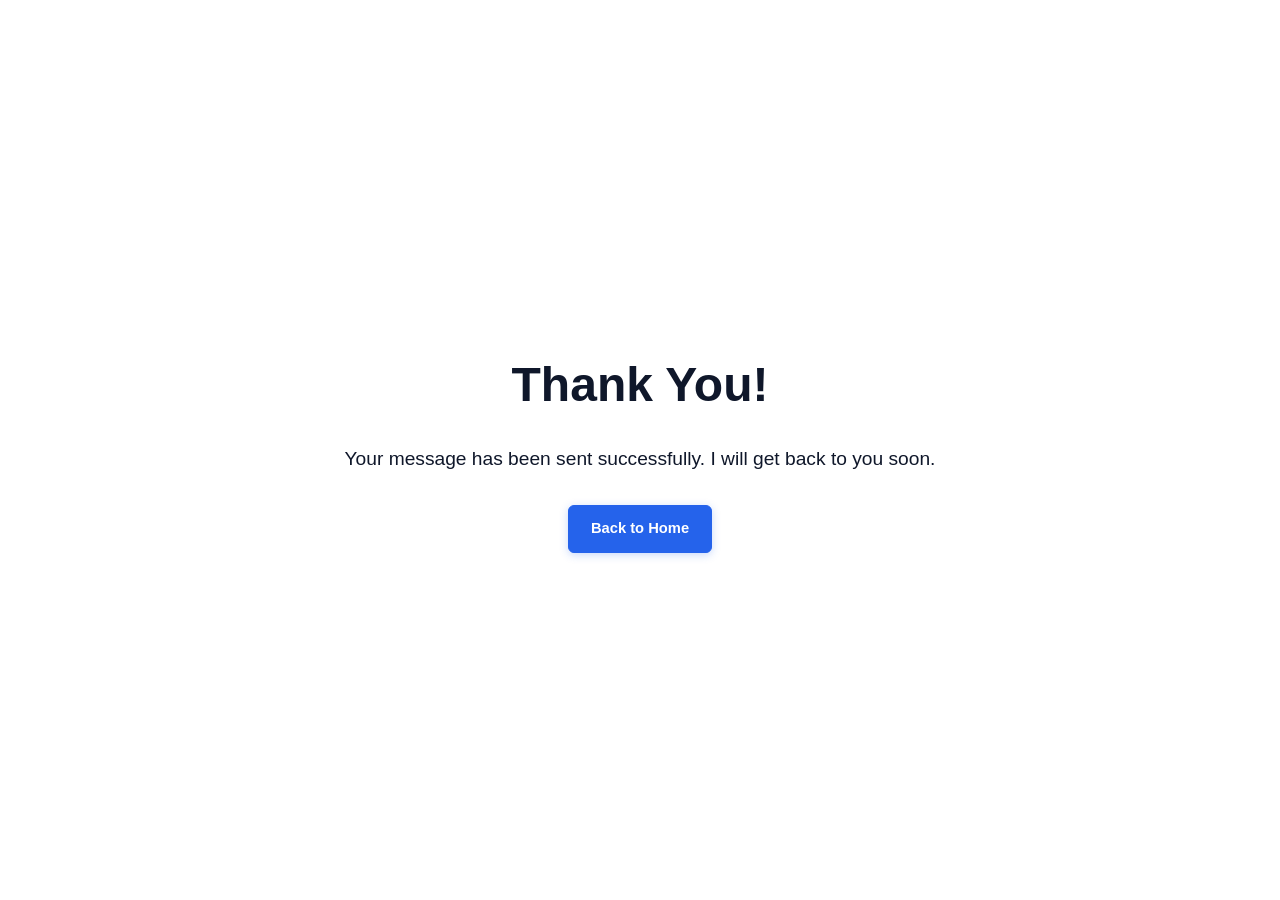
<file: thank-you.html>
<!DOCTYPE html>
<html lang="en">
<head>
    <meta charset="UTF-8">
    <meta name="viewport" content="width=device-width, initial-scale=1.0">
    <title>Thank You - Abhijeet Gore</title>
    <link rel="stylesheet" href="style.css">
    <link rel="stylesheet" href="responsive.css">
    <link href="https://fonts.googleapis.com/css2?family=Poppins:wght@300;400;600;700&display=swap" rel="stylesheet">
    <style>
        .thank-you-section {
            height: 100vh;
            display: flex;
            flex-direction: column;
            justify-content: center;
            align-items: center;
            text-align: center;
        }
        .thank-you-section h1 {
            font-size: 3rem;
            color: var(--primary-color);
            margin-bottom: 20px;
        }
        .thank-you-section p {
            font-size: 1.2rem;
            margin-bottom: 30px;
        }
        @media (max-width: 768px) {
            .thank-you-section h1 {
                font-size: 2rem;
            }
            .thank-you-section p {
                padding: 0 20px;
            }
        }
    </style>
</head>
<body>
    <section class="thank-you-section container">
        <h1>Thank You!</h1>
        <p>Your message has been sent successfully. I will get back to you soon.</p>
        <a href="index.html" class="btn btn-primary">Back to Home</a>
    </section>
</body>
</html>
</file>
<file: style.css>
/* ==========================================================================
   PORTFOLIO 2.0: APPLIED AI ENGINEERING LAB (LIGHT ENTERPRISE THEME)
   Canonical Styling for Abhijeet Gore (abhijeetgore.me)
   Design System: Stripe / Vercel Inspired Premium Light UI
   ========================================================================== */

:root {
  /* Surface & Background Colors */
  --bg-primary: #ffffff;
  --bg-secondary: #f8fafc;
  --bg-tertiary: #f1f5f9;
  --bg-card: #ffffff;
  --bg-card-hover: #fafafa;
  --bg-subtle: #f8fafc;
  --bg-glass: rgba(255, 255, 255, 0.88);

  /* Borders & Dividers */
  --border-subtle: #f1f5f9;
  --border-card: #e2e8f0;
  --border-hover: #cbd5e1;
  --border-focus: #2563eb;
  --border-accent: #3b82f6;

  /* Typography Colors (High Contrast, WCAG AAA compliant) */
  --text-main: #0f172a;        /* Slate-900 */
  --text-muted: #475569;       /* Slate-600 */
  --text-dim: #64748b;         /* Slate-500 */
  --text-inverse: #ffffff;

  /* Brand & Status Accents */
  --accent-blue: #2563eb;      /* Sapphire Blue */
  --accent-blue-hover: #1d4ed8;
  --accent-blue-light: #eff6ff; /* Soft blue background for tags */
  --accent-teal: #0f766e;      /* Refined Teal */
  --accent-teal-light: #f0fdfa;
  --accent-emerald: #059669;
  --accent-emerald-light: #ecfdf5;
  --accent-amber: #d97706;
  --accent-amber-light: #fffbeb;
  --accent-rose: #e11d48;
  --accent-rose-light: #fff1f2;
  --accent-indigo: #4f46e5;
  --accent-indigo-light: #eef2ff;

  /* Typography */
  --font-sans: -apple-system, BlinkMacSystemFont, "Segoe UI", Roboto, "Helvetica Neue", Arial, sans-serif;
  --font-mono: ui-monospace, SFMono-Regular, Menlo, Monaco, Consolas, "Liberation Mono", "Courier New", monospace;

  /* Shadows (Subtle, diffused, elegant) */
  --shadow-xs: 0 1px 2px 0 rgba(0, 0, 0, 0.05);
  --shadow-sm: 0 1px 3px 0 rgba(0, 0, 0, 0.06), 0 1px 2px -1px rgba(0, 0, 0, 0.04);
  --shadow-card: 0 2px 10px rgba(15, 23, 42, 0.04), 0 1px 2px rgba(15, 23, 42, 0.05);
  --shadow-card-hover: 0 12px 24px -4px rgba(15, 23, 42, 0.08), 0 4px 8px -2px rgba(15, 23, 42, 0.03);
  --shadow-modal: 0 20px 35px -5px rgba(15, 23, 42, 0.15), 0 8px 16px -6px rgba(15, 23, 42, 0.1);

  /* Radii & Sizing */
  --radius-sm: 6px;
  --radius-md: 10px;
  --radius-lg: 16px;
  --radius-full: 9999px;

  --nav-height: 70px;
  --container-max: 1180px;
}

/* Base Reset & Accessibility */
*, *::before, *::after {
  box-sizing: border-box;
  margin: 0;
  padding: 0;
}

html {
  scroll-behavior: smooth;
  scroll-padding-top: calc(var(--nav-height) + 24px);
  color-scheme: light;
}

body {
  font-family: var(--font-sans);
  background-color: var(--bg-primary);
  color: var(--text-main);
  line-height: 1.6;
  font-size: 16px;
  -webkit-font-smoothing: antialiased;
  -moz-osx-font-smoothing: grayscale;
  overflow-x: hidden;
}

::selection {
  background: #bfdbfe;
  color: #1e3a8a;
}

a {
  color: var(--accent-blue);
  text-decoration: none;
  transition: color 0.15s ease;
}

a:hover {
  color: var(--accent-blue-hover);
}

a:focus-visible, button:focus-visible, input:focus-visible, select:focus-visible {
  outline: 2px solid var(--accent-blue);
  outline-offset: 2px;
}

/* Layout Container */
.container {
  width: 100%;
  max-width: var(--container-max);
  margin-left: auto;
  margin-right: auto;
  padding-left: 28px;
  padding-right: 28px;
}

.section {
  padding: 100px 0;
  position: relative;
}

.section-alt {
  background-color: var(--bg-secondary);
  border-top: 1px solid var(--border-subtle);
  border-bottom: 1px solid var(--border-subtle);
}

.section-header {
  margin-bottom: 56px;
}

.section-label {
  display: inline-flex;
  align-items: center;
  gap: 8px;
  font-family: var(--font-mono);
  font-size: 0.78rem;
  font-weight: 600;
  letter-spacing: 0.06em;
  text-transform: uppercase;
  color: var(--accent-blue);
  background: var(--accent-blue-light);
  border: 1px solid #dbeafe;
  padding: 4px 12px;
  border-radius: var(--radius-full);
  margin-bottom: 14px;
}

.section-title {
  font-size: 2.35rem;
  font-weight: 800;
  letter-spacing: -0.035em;
  color: var(--text-main);
  margin-bottom: 12px;
  line-height: 1.2;
}

.section-subtitle {
  font-size: 1.08rem;
  color: var(--text-muted);
  max-width: 680px;
  line-height: 1.65;
}

/* ==========================================================================
   NAVIGATION
   ========================================================================== */

#header {
  position: fixed;
  top: 0;
  left: 0;
  right: 0;
  height: var(--nav-height);
  background: var(--bg-glass);
  backdrop-filter: blur(14px);
  -webkit-backdrop-filter: blur(14px);
  border-bottom: 1px solid var(--border-card);
  z-index: 100;
  transition: all 0.2s ease;
}

#header.header-scrolled {
  background: rgba(255, 255, 255, 0.95);
  box-shadow: 0 4px 16px -2px rgba(15, 23, 42, 0.05);
}

.nav-container {
  display: flex;
  align-items: center;
  justify-content: space-between;
  height: 100%;
}

.logo-group {
  display: flex;
  align-items: center;
  gap: 10px;
}

.logo-mark {
  width: 32px;
  height: 32px;
  border-radius: var(--radius-sm);
  background: var(--accent-blue);
  display: flex;
  align-items: center;
  justify-content: center;
  color: white;
  font-weight: 800;
  font-size: 0.9rem;
  font-family: var(--font-mono);
  box-shadow: 0 2px 8px rgba(37, 99, 235, 0.25);
}

.logo-text {
  font-weight: 700;
  font-size: 1.12rem;
  letter-spacing: -0.02em;
  color: var(--text-main);
}

.logo-tag {
  font-size: 0.72rem;
  font-family: var(--font-mono);
  color: var(--accent-teal);
  background: var(--accent-teal-light);
  border: 1px solid #ccfbf1;
  padding: 2px 8px;
  border-radius: var(--radius-full);
}

.nav-links {
  display: flex;
  align-items: center;
  list-style: none;
  gap: 4px;
}

.nav-links a {
  color: var(--text-muted);
  font-size: 0.9rem;
  font-weight: 500;
  padding: 6px 12px;
  border-radius: var(--radius-sm);
  transition: all 0.15s ease;
}

.nav-links a:hover, .nav-links a.active {
  color: var(--text-main);
  background: var(--bg-tertiary);
}

.nav-links a.active {
  color: var(--accent-blue);
  font-weight: 600;
}

.nav-cta {
  background: var(--accent-blue) !important;
  color: white !important;
  font-weight: 600 !important;
  padding: 8px 16px !important;
  margin-left: 6px;
}

.nav-cta:hover {
  background: var(--accent-blue-hover) !important;
  color: white !important;
}

.hamburger {
  display: none;
  background: none;
  border: none;
  color: var(--text-main);
  font-size: 1.3rem;
  cursor: pointer;
  padding: 8px;
}

/* ==========================================================================
   HERO SECTION
   ========================================================================== */

.hero {
  padding-top: calc(var(--nav-height) + 54px);
  padding-bottom: 72px;
  position: relative;
  background: linear-gradient(180deg, #ffffff 0%, var(--bg-secondary) 100%);
}

.hero-grid {
  display: grid;
  grid-template-columns: 1.25fr 0.75fr;
  gap: 48px;
  align-items: center;
}

.hero-badge-strip {
  display: inline-flex;
  align-items: center;
  gap: 8px;
  padding: 5px 14px;
  background: white;
  border: 1px solid var(--border-card);
  border-radius: var(--radius-full);
  margin-bottom: 22px;
  font-size: 0.82rem;
  font-weight: 500;
  color: var(--text-muted);
  box-shadow: var(--shadow-xs);
}

.status-dot {
  width: 8px;
  height: 8px;
  border-radius: 50%;
  background: var(--accent-emerald);
  box-shadow: 0 0 0 3px rgba(5, 150, 105, 0.2);
  display: inline-block;
}

.hero-title {
  font-size: 3.25rem;
  font-weight: 800;
  line-height: 1.12;
  letter-spacing: -0.04em;
  margin-bottom: 18px;
  color: var(--text-main);
}

.hero-title .gradient-text {
  color: var(--accent-blue);
  background: linear-gradient(135deg, var(--accent-blue) 0%, #1e40af 100%);
  -webkit-background-clip: text;
  -webkit-text-fill-color: transparent;
}

.hero-positioning {
  font-family: var(--font-mono);
  font-size: 1rem;
  font-weight: 600;
  color: var(--accent-teal);
  margin-bottom: 14px;
}

.hero-description {
  font-size: 1.1rem;
  color: var(--text-muted);
  line-height: 1.7;
  margin-bottom: 30px;
  max-width: 620px;
}

.hero-actions {
  display: flex;
  flex-wrap: wrap;
  gap: 12px;
  align-items: center;
  margin-bottom: 32px;
}

/* Button Hierarchy */
.btn {
  display: inline-flex;
  align-items: center;
  gap: 8px;
  font-size: 0.92rem;
  font-weight: 600;
  padding: 11px 22px;
  border-radius: var(--radius-sm);
  border: 1px solid transparent;
  cursor: pointer;
  transition: all 0.15s ease;
  text-decoration: none;
}

.btn-primary {
  background: var(--accent-blue);
  color: white;
  border-color: var(--accent-blue);
  box-shadow: 0 2px 8px rgba(37, 99, 235, 0.25);
}

.btn-primary:hover {
  background: var(--accent-blue-hover);
  color: white;
  transform: translateY(-1px);
}

.btn-secondary {
  background: white;
  color: var(--text-main);
  border-color: var(--border-card);
  box-shadow: var(--shadow-xs);
}

.btn-secondary:hover {
  background: var(--bg-tertiary);
  border-color: var(--border-hover);
  color: var(--text-main);
  transform: translateY(-1px);
}

.btn-outline {
  background: transparent;
  color: var(--accent-blue);
  border-color: #bfdbfe;
}

.btn-outline:hover {
  background: var(--accent-blue-light);
  border-color: var(--accent-blue);
}

.btn-sm {
  padding: 7px 14px;
  font-size: 0.82rem;
}

.hero-meta-strip {
  display: flex;
  flex-wrap: wrap;
  gap: 20px;
  font-size: 0.85rem;
  color: var(--text-dim);
}

.hero-meta-item {
  display: flex;
  align-items: center;
  gap: 6px;
}

.hero-meta-item a {
  color: var(--text-muted);
}

.hero-meta-item a:hover {
  color: var(--accent-blue);
}

.hero-image-wrapper {
  position: relative;
  display: flex;
  justify-content: center;
}

.hero-card-frame {
  position: relative;
  border-radius: var(--radius-lg);
  padding: 8px;
  background: white;
  border: 1px solid var(--border-card);
  box-shadow: var(--shadow-card-hover);
}

.hero-avatar {
  width: 100%;
  max-width: 300px;
  height: auto;
  border-radius: var(--radius-md);
  display: block;
  object-fit: cover;
}

.hero-floating-stat {
  position: absolute;
  bottom: -16px;
  left: -20px;
  background: white;
  border: 1px solid var(--border-card);
  border-radius: var(--radius-md);
  padding: 10px 16px;
  box-shadow: var(--shadow-card-hover);
  display: flex;
  align-items: center;
  gap: 10px;
}

.floating-stat-num {
  font-family: var(--font-mono);
  font-size: 1.35rem;
  font-weight: 800;
  color: var(--accent-blue);
}

.floating-stat-lbl {
  font-size: 0.74rem;
  color: var(--text-muted);
  line-height: 1.2;
}

/* ==========================================================================
   METRICS VERIFICATION STRIP
   ========================================================================== */

.metrics-strip {
  padding: 24px 0;
  border-top: 1px solid var(--border-card);
  border-bottom: 1px solid var(--border-card);
  background: white;
}

.metrics-grid {
  display: grid;
  grid-template-columns: repeat(5, 1fr);
  gap: 24px;
}

.metric-cell {
  border-left: 2px solid var(--border-card);
  padding-left: 18px;
}

.metric-val {
  font-family: var(--font-mono);
  font-size: 1.7rem;
  font-weight: 800;
  color: var(--text-main);
  letter-spacing: -0.02em;
}

.metric-val-accent {
  color: var(--accent-blue);
}

.metric-title {
  font-size: 0.85rem;
  font-weight: 600;
  color: var(--text-main);
  margin-top: 2px;
}

.metric-desc {
  font-size: 0.75rem;
  color: var(--text-dim);
}

/* ==========================================================================
   PROJECT CARDS & PROGRESSIVE DISCLOSURE
   ========================================================================== */

.projects-container {
  display: flex;
  flex-direction: column;
  gap: 36px;
}

.project-card {
  background: white;
  border: 1px solid var(--border-card);
  border-radius: var(--radius-lg);
  padding: 32px;
  box-shadow: var(--shadow-card);
  transition: box-shadow 0.2s ease, border-color 0.2s ease, transform 0.2s ease;
}

.project-card:hover {
  border-color: #cbd5e1;
  box-shadow: var(--shadow-card-hover);
  transform: translateY(-2px);
}

.project-flagship {
  border-left: 4px solid var(--accent-blue);
}

.project-badge-bar {
  display: flex;
  flex-wrap: wrap;
  align-items: center;
  justify-content: space-between;
  gap: 12px;
  margin-bottom: 16px;
}

.project-tag-group {
  display: flex;
  flex-wrap: wrap;
  align-items: center;
  gap: 8px;
}

.project-rank {
  font-family: var(--font-mono);
  font-size: 0.74rem;
  font-weight: 700;
  color: var(--accent-blue);
  background: var(--accent-blue-light);
  border: 1px solid #dbeafe;
  padding: 2px 8px;
  border-radius: var(--radius-full);
}

.project-category {
  font-size: 0.78rem;
  color: var(--text-dim);
  font-weight: 500;
}

.project-status {
  font-family: var(--font-mono);
  font-size: 0.72rem;
  padding: 2px 8px;
  border-radius: var(--radius-full);
  display: inline-flex;
  align-items: center;
  gap: 5px;
  font-weight: 600;
}

.status-active {
  background: var(--accent-emerald-light);
  color: var(--accent-emerald);
  border: 1px solid #a7f3d0;
}

.status-research {
  background: var(--accent-indigo-light);
  color: var(--accent-indigo);
  border: 1px solid #c7d2fe;
}

.project-name {
  font-size: 1.6rem;
  font-weight: 800;
  letter-spacing: -0.02em;
  color: var(--text-main);
  margin-bottom: 10px;
}

.project-pitch {
  font-size: 1rem;
  color: var(--text-muted);
  line-height: 1.6;
  margin-bottom: 20px;
}

/* Punchy scannable bullet points */
.project-punchy-list {
  list-style: none;
  display: flex;
  flex-direction: column;
  gap: 10px;
  margin-bottom: 22px;
  background: var(--bg-secondary);
  border: 1px solid var(--border-subtle);
  border-radius: var(--radius-md);
  padding: 18px 20px;
}

.project-punchy-list li {
  font-size: 0.92rem;
  color: var(--text-muted);
  line-height: 1.5;
  display: flex;
  align-items: flex-start;
  gap: 10px;
}

.project-punchy-list li strong {
  color: var(--text-main);
  font-weight: 600;
  min-width: 90px;
}

.project-punchy-list li i {
  color: var(--accent-blue);
  margin-top: 4px;
}

/* Progressive Disclosure Details Accordion */
.project-details-expand {
  margin-bottom: 20px;
  border: 1px solid var(--border-card);
  border-radius: var(--radius-md);
  overflow: hidden;
}

.project-details-expand summary {
  padding: 12px 18px;
  font-size: 0.85rem;
  font-weight: 600;
  color: var(--accent-blue);
  background: var(--bg-secondary);
  cursor: pointer;
  display: flex;
  align-items: center;
  justify-content: space-between;
  list-style: none;
  transition: background-color 0.15s ease;
}

.project-details-expand summary::-webkit-details-marker {
  display: none;
}

.project-details-expand summary:hover {
  background: var(--bg-tertiary);
}

.project-details-expand[open] summary {
  border-bottom: 1px solid var(--border-card);
}

.details-content-box {
  padding: 18px;
  background: white;
  font-size: 0.88rem;
  color: var(--text-muted);
  line-height: 1.6;
}

.details-content-box p {
  margin-bottom: 12px;
}

.details-content-box p:last-child {
  margin-bottom: 0;
}

/* Architecture Flow Preview */
.architecture-flow {
  background: var(--bg-secondary);
  border: 1px solid var(--border-card);
  border-radius: var(--radius-md);
  padding: 14px 18px;
  margin-bottom: 20px;
  overflow-x: auto;
}

.arch-flow-title {
  font-family: var(--font-mono);
  font-size: 0.74rem;
  font-weight: 600;
  color: var(--text-dim);
  text-transform: uppercase;
  letter-spacing: 0.05em;
  margin-bottom: 10px;
  display: flex;
  align-items: center;
  gap: 6px;
}

.arch-node-track {
  display: flex;
  align-items: center;
  gap: 8px;
  min-width: 620px;
}

.arch-node {
  background: white;
  border: 1px solid var(--border-card);
  border-radius: var(--radius-sm);
  padding: 6px 10px;
  font-size: 0.78rem;
  font-weight: 500;
  color: var(--text-main);
  white-space: nowrap;
  box-shadow: var(--shadow-xs);
}

.arch-node-accent {
  background: var(--accent-blue-light);
  border-color: #bfdbfe;
  color: var(--accent-blue);
  font-weight: 600;
}

.arch-arrow {
  color: var(--text-dim);
  font-size: 0.75rem;
}

/* Tech Stack Pills */
.tech-pills-row {
  display: flex;
  flex-wrap: wrap;
  gap: 6px;
  margin-bottom: 20px;
}

.tech-pill {
  font-family: var(--font-mono);
  font-size: 0.76rem;
  background: var(--bg-tertiary);
  color: var(--text-muted);
  border: 1px solid var(--border-card);
  padding: 3px 8px;
  border-radius: var(--radius-sm);
}

/* Project Card Actions */
.project-card-footer {
  display: flex;
  flex-wrap: wrap;
  align-items: center;
  justify-content: space-between;
  gap: 14px;
  padding-top: 16px;
  border-top: 1px solid var(--border-subtle);
}

.project-links {
  display: flex;
  gap: 10px;
  align-items: center;
}

.project-evidence-note {
  font-size: 0.78rem;
  color: var(--text-dim);
  font-style: italic;
}

/* Secondary Projects Grid (Projects 5 & 6) */
.secondary-projects-grid {
  display: grid;
  grid-template-columns: 1fr 1fr;
  gap: 24px;
  margin-top: 24px;
}

/* ==========================================================================
   INTERACTIVE AI ENGINEERING LAB (LIGHT BENCH THEME)
   ========================================================================== */

.lab-section {
  background: var(--bg-secondary);
  border-top: 1px solid var(--border-card);
  border-bottom: 1px solid var(--border-card);
}

.lab-tabs-nav {
  display: flex;
  gap: 8px;
  border-bottom: 1px solid var(--border-card);
  margin-bottom: 32px;
  overflow-x: auto;
  padding-bottom: 2px;
}

.lab-tab-trigger {
  background: transparent;
  border: none;
  border-bottom: 2px solid transparent;
  padding: 10px 16px;
  font-size: 0.95rem;
  font-weight: 600;
  color: var(--text-muted);
  cursor: pointer;
  display: inline-flex;
  align-items: center;
  gap: 8px;
  transition: all 0.15s ease;
  white-space: nowrap;
}

.lab-tab-trigger:hover {
  color: var(--text-main);
}

.lab-tab-trigger.active {
  color: var(--accent-blue);
  border-bottom-color: var(--accent-blue);
}

.lab-tab-panel {
  display: none;
}

.lab-tab-panel.active {
  display: block;
}

/* Lab 1: Clinical RAG Controls */
.rag-lab-layout {
  display: grid;
  grid-template-columns: 310px 1fr;
  gap: 28px;
  background: white;
  border: 1px solid var(--border-card);
  border-radius: var(--radius-lg);
  padding: 24px;
  box-shadow: var(--shadow-card);
}

.rag-controls-panel {
  background: var(--bg-secondary);
  border: 1px solid var(--border-card);
  border-radius: var(--radius-md);
  padding: 18px;
}

.control-group {
  margin-bottom: 18px;
}

.control-group label {
  display: flex;
  justify-content: space-between;
  font-size: 0.82rem;
  font-weight: 600;
  color: var(--text-main);
  margin-bottom: 6px;
}

.control-val-badge {
  font-family: var(--font-mono);
  font-size: 0.78rem;
  color: var(--accent-blue);
}

.range-slider {
  width: 100%;
  accent-color: var(--accent-blue);
  cursor: pointer;
}

.select-input, .text-input {
  width: 100%;
  padding: 9px 12px;
  background: white;
  border: 1px solid var(--border-card);
  border-radius: var(--radius-sm);
  color: var(--text-main);
  font-size: 0.88rem;
  transition: border-color 0.15s ease;
}

.select-input:focus, .text-input:focus {
  border-color: var(--border-focus);
}

.rag-presets {
  margin-top: 16px;
}

.presets-label {
  font-size: 0.72rem;
  text-transform: uppercase;
  color: var(--text-dim);
  letter-spacing: 0.05em;
  margin-bottom: 6px;
  font-weight: 600;
}

.preset-chip-list {
  display: flex;
  flex-direction: column;
  gap: 5px;
}

.rag-preset-btn {
  text-align: left;
  background: white;
  border: 1px solid var(--border-card);
  color: var(--text-muted);
  padding: 7px 10px;
  border-radius: var(--radius-sm);
  font-size: 0.78rem;
  cursor: pointer;
  transition: all 0.15s ease;
}

.rag-preset-btn:hover {
  background: var(--accent-blue-light);
  color: var(--accent-blue);
  border-color: #bfdbfe;
}

/* RAG Results Area */
.rag-stats-bar {
  display: flex;
  gap: 18px;
  padding: 8px 14px;
  background: var(--bg-secondary);
  border: 1px solid var(--border-card);
  border-radius: var(--radius-sm);
  font-size: 0.8rem;
  color: var(--text-muted);
  margin-bottom: 16px;
}

.rag-cards-grid {
  display: flex;
  flex-direction: column;
  gap: 14px;
}

.rag-card {
  background: white;
  border: 1px solid var(--border-card);
  border-radius: var(--radius-md);
  padding: 16px;
  box-shadow: var(--shadow-xs);
}

.rag-card-top {
  border-color: #93c5fd;
  box-shadow: 0 4px 12px rgba(37, 99, 235, 0.08);
}

.rag-card-header {
  display: flex;
  justify-content: space-between;
  align-items: center;
  margin-bottom: 8px;
}

.rag-card-title-group {
  display: flex;
  align-items: center;
  gap: 8px;
}

.rag-rank-badge {
  font-family: var(--font-mono);
  font-weight: 800;
  font-size: 0.8rem;
  color: var(--accent-blue);
}

.rag-doc-id {
  font-family: var(--font-mono);
  font-size: 0.74rem;
  color: var(--text-dim);
}

.rag-category-pill {
  font-size: 0.72rem;
  background: var(--bg-tertiary);
  padding: 2px 6px;
  border-radius: var(--radius-sm);
  color: var(--text-muted);
}

.rag-score-box {
  display: flex;
  align-items: baseline;
  gap: 4px;
}

.rag-score-label {
  font-size: 0.7rem;
  color: var(--text-dim);
  text-transform: uppercase;
}

.rag-score-val {
  font-family: var(--font-mono);
  font-size: 1rem;
  font-weight: 700;
  color: var(--accent-emerald);
}

.rag-doc-title {
  font-size: 0.95rem;
  font-weight: 600;
  color: var(--text-main);
  margin-bottom: 6px;
}

.rag-snippet {
  font-size: 0.88rem;
  color: var(--text-muted);
  line-height: 1.55;
  margin-bottom: 12px;
}

.rag-mark {
  background: #fef08a;
  color: #854d0e;
  padding: 1px 3px;
  border-radius: 2px;
}

.rag-score-meters {
  display: flex;
  flex-direction: column;
  gap: 5px;
  padding-top: 8px;
  border-top: 1px solid var(--border-subtle);
}

.score-row {
  display: grid;
  grid-template-columns: 160px 1fr 50px;
  gap: 10px;
  align-items: center;
  font-size: 0.74rem;
  color: var(--text-dim);
}

.score-track {
  height: 6px;
  background: var(--border-card);
  border-radius: var(--radius-full);
  overflow: hidden;
}

.score-fill {
  height: 100%;
  border-radius: var(--radius-full);
}

.dense-fill { background: var(--accent-blue); }
.bm25-fill { background: var(--accent-amber); }

.score-num {
  font-family: var(--font-mono);
  text-align: right;
  color: var(--text-muted);
}

/* Lab 2: Clinivara Walkthrough */
.pipeline-step-nav {
  display: flex;
  gap: 6px;
  margin-bottom: 20px;
  overflow-x: auto;
  padding-bottom: 4px;
}

.pipeline-step-btn {
  background: white;
  border: 1px solid var(--border-card);
  color: var(--text-muted);
  padding: 8px 14px;
  border-radius: var(--radius-md);
  font-size: 0.82rem;
  font-weight: 600;
  cursor: pointer;
  white-space: nowrap;
  display: inline-flex;
  align-items: center;
  gap: 6px;
  box-shadow: var(--shadow-xs);
  transition: all 0.15s ease;
}

.pipeline-step-btn.active {
  background: var(--accent-blue);
  color: white;
  border-color: var(--accent-blue);
}

.pipeline-step-btn.completed {
  border-color: var(--accent-teal);
  color: var(--accent-teal);
  background: var(--accent-teal-light);
}

.stage-view {
  background: white;
  border: 1px solid var(--border-card);
  border-radius: var(--radius-lg);
  padding: 24px;
  box-shadow: var(--shadow-card);
}

.stage-badge {
  font-family: var(--font-mono);
  font-size: 0.82rem;
  font-weight: 700;
  color: var(--accent-blue);
  margin-bottom: 6px;
}

.stage-desc {
  font-size: 0.92rem;
  color: var(--text-muted);
  margin-bottom: 18px;
}

.metadata-grid {
  display: grid;
  grid-template-columns: repeat(3, 1fr);
  gap: 12px;
  margin-bottom: 18px;
}

.meta-box {
  background: var(--bg-secondary);
  border: 1px solid var(--border-card);
  border-radius: var(--radius-sm);
  padding: 10px;
  font-size: 0.82rem;
}

.meta-box .lbl {
  display: block;
  font-size: 0.7rem;
  color: var(--text-dim);
  margin-bottom: 2px;
}

/* Light code terminal / preview */
.code-terminal {
  background: #0f172a; /* Sophisticated dark terminal container for high readability of logs */
  border: 1px solid #1e293b;
  border-radius: var(--radius-md);
  overflow: hidden;
}

.terminal-bar {
  background: #1e293b;
  padding: 6px 12px;
  font-size: 0.72rem;
  font-family: var(--font-mono);
  color: #94a3b8;
  display: flex;
  align-items: center;
  gap: 6px;
}

.dot {
  width: 8px;
  height: 8px;
  border-radius: 50%;
  display: inline-block;
}

.dot.r { background: #ef4444; }
.dot.y { background: #f59e0b; }
.dot.g { background: #10b981; }

.code-terminal pre, .ocr-highlight-box {
  padding: 16px;
  font-family: var(--font-mono);
  font-size: 0.8rem;
  line-height: 1.6;
  color: #e2e8f0;
  white-space: pre-wrap;
  word-break: break-word;
  max-height: 340px;
  overflow-y: auto;
}

.pii-tag {
  padding: 2px 6px;
  border-radius: 4px;
  font-weight: 600;
  font-size: 0.75rem;
  display: inline-block;
  margin: 1px 0;
}

.pii-detected {
  background: rgba(239, 68, 68, 0.25);
  border: 1px solid #ef4444;
  color: #fca5a5;
}

.pii-entity-type {
  font-size: 0.65rem;
  background: #ef4444;
  color: white;
  padding: 1px 3px;
  border-radius: 2px;
  margin-left: 3px;
}

.pii-redacted {
  background: rgba(16, 185, 129, 0.25);
  border: 1px solid #10b981;
  color: #6ee7b7;
}

.pii-legend {
  display: flex;
  flex-wrap: wrap;
  gap: 12px;
  margin-bottom: 12px;
  font-size: 0.78rem;
}

.legend-chip {
  display: flex;
  align-items: center;
  gap: 6px;
  color: var(--text-muted);
}

.gates-container {
  display: flex;
  flex-direction: column;
  gap: 10px;
}

.gate-card {
  display: flex;
  align-items: flex-start;
  gap: 12px;
  padding: 14px;
  background: var(--bg-secondary);
  border: 1px solid var(--border-card);
  border-radius: var(--radius-md);
}

.gate-passed .gate-icon {
  color: var(--accent-emerald);
  font-size: 1.15rem;
}

.gate-rule {
  font-size: 0.9rem;
  font-weight: 600;
  color: var(--text-main);
  margin-bottom: 2px;
}

.gate-status-pill {
  font-family: var(--font-mono);
  font-size: 0.68rem;
  background: var(--accent-emerald-light);
  color: var(--accent-emerald);
  border: 1px solid #a7f3d0;
  padding: 1px 6px;
  border-radius: var(--radius-sm);
  margin-left: 6px;
}

.gate-detail {
  font-size: 0.82rem;
  color: var(--text-muted);
}

.biomarkers-table-wrapper {
  overflow-x: auto;
  margin-bottom: 20px;
  border: 1px solid var(--border-card);
  border-radius: var(--radius-sm);
}

.biomarkers-table {
  width: 100%;
  border-collapse: collapse;
  font-size: 0.85rem;
}

.biomarkers-table th, .biomarkers-table td {
  padding: 9px 12px;
  text-align: left;
  border-bottom: 1px solid var(--border-card);
}

.biomarkers-table th {
  background: var(--bg-secondary);
  color: var(--text-muted);
  font-weight: 600;
}

.badge-status {
  padding: 2px 7px;
  border-radius: var(--radius-sm);
  font-size: 0.72rem;
  font-weight: 600;
}

.badge-warning { background: var(--accent-amber-light); color: var(--accent-amber); border: 1px solid #fde68a; }
.badge-danger { background: var(--accent-rose-light); color: var(--accent-rose); border: 1px solid #fecdd3; }

.multilingual-tabs {
  background: var(--bg-secondary);
  border: 1px solid var(--border-card);
  border-radius: var(--radius-md);
  padding: 16px;
}

.tab-buttons {
  display: flex;
  gap: 6px;
  margin-bottom: 10px;
}

.lang-tab-btn {
  background: white;
  border: 1px solid var(--border-card);
  color: var(--text-muted);
  padding: 5px 12px;
  border-radius: var(--radius-sm);
  font-size: 0.82rem;
  cursor: pointer;
  transition: all 0.15s ease;
}

.lang-tab-btn.active {
  background: var(--accent-blue);
  color: white;
  font-weight: 600;
  border-color: var(--accent-blue);
}

.tab-content {
  font-size: 0.92rem;
  color: var(--text-main);
  line-height: 1.65;
}

/* Lab 3: LangGraph Node Explorer */
.graph-timeline-strip {
  display: flex;
  justify-content: space-between;
  align-items: center;
  position: relative;
  margin-bottom: 24px;
}

.graph-timeline-strip::before {
  content: "";
  position: absolute;
  top: 50%;
  left: 24px;
  right: 24px;
  height: 2px;
  background: var(--border-card);
  z-index: 1;
}

.graph-node-pill {
  position: relative;
  z-index: 2;
  background: white;
  border: 1px solid var(--border-card);
  color: var(--text-muted);
  padding: 7px 16px;
  border-radius: var(--radius-full);
  font-size: 0.82rem;
  font-weight: 600;
  cursor: pointer;
  box-shadow: var(--shadow-xs);
  transition: all 0.15s ease;
}

.graph-node-pill.active {
  background: var(--accent-blue);
  color: white;
  border-color: var(--accent-blue);
  box-shadow: 0 2px 10px rgba(37, 99, 235, 0.3);
}

.graph-node-pill.visited {
  border-color: #99f6e4;
  color: var(--accent-teal);
  background: var(--accent-teal-light);
}

.agent-step-view {
  background: white;
  border: 1px solid var(--border-card);
  border-radius: var(--radius-lg);
  padding: 24px;
  box-shadow: var(--shadow-card);
}

.agent-step-header {
  display: flex;
  align-items: center;
  gap: 16px;
  margin-bottom: 18px;
}

.agent-icon-box {
  width: 48px;
  height: 48px;
  border-radius: var(--radius-md);
  background: var(--accent-blue-light);
  border: 1px solid #bfdbfe;
  display: flex;
  align-items: center;
  justify-content: center;
  font-size: 1.25rem;
  color: var(--accent-blue);
}

.agent-step-counter {
  font-family: var(--font-mono);
  font-size: 0.72rem;
  color: var(--accent-blue);
  text-transform: uppercase;
  font-weight: 600;
}

.agent-title-info h3 {
  font-size: 1.25rem;
  font-weight: 700;
  color: var(--text-main);
}

.agent-role-summary {
  font-size: 0.88rem;
  color: var(--text-muted);
}

.agent-reasoning-panel {
  background: var(--bg-secondary);
  border-left: 3px solid var(--accent-blue);
  border-radius: 0 var(--radius-sm) var(--radius-sm) 0;
  padding: 12px 16px;
  margin-bottom: 18px;
}

.agent-reasoning-panel h4 {
  font-size: 0.82rem;
  color: var(--accent-blue);
  margin-bottom: 4px;
  display: flex;
  align-items: center;
  gap: 6px;
}

.agent-reasoning-panel p {
  font-size: 0.9rem;
  color: var(--text-main);
  line-height: 1.55;
}

.state-json-split {
  display: grid;
  grid-template-columns: 1fr 1fr;
  gap: 16px;
}

.json-column h5 {
  font-family: var(--font-mono);
  font-size: 0.74rem;
  color: var(--text-dim);
  text-transform: uppercase;
  letter-spacing: 0.05em;
  margin-bottom: 6px;
  display: flex;
  align-items: center;
  gap: 6px;
}

.json-column pre {
  background: #0f172a;
  border: 1px solid #1e293b;
  border-radius: var(--radius-sm);
  padding: 12px;
  font-family: var(--font-mono);
  font-size: 0.78rem;
  color: #cbd5e1;
  max-height: 220px;
  overflow-y: auto;
}

.graph-nav-buttons {
  display: flex;
  justify-content: space-between;
  margin-top: 18px;
}

/* ==========================================================================
   ENGINEERING DECISION JOURNAL ("BEHIND THE BUILD")
   ========================================================================== */

.journal-grid {
  display: grid;
  grid-template-columns: repeat(auto-fit, minmax(330px, 1fr));
  gap: 20px;
}

.journal-card {
  background: white;
  border: 1px solid var(--border-card);
  border-radius: var(--radius-md);
  padding: 22px;
  display: flex;
  flex-direction: column;
  box-shadow: var(--shadow-card);
  transition: transform 0.15s ease, border-color 0.15s ease, box-shadow 0.15s ease;
}

.journal-card:hover {
  transform: translateY(-2px);
  border-color: #cbd5e1;
  box-shadow: var(--shadow-card-hover);
}

.journal-meta {
  display: flex;
  justify-content: space-between;
  align-items: center;
  font-size: 0.72rem;
  color: var(--text-dim);
  margin-bottom: 10px;
}

.journal-category {
  font-family: var(--font-mono);
  color: var(--accent-teal);
  font-weight: 600;
}

.journal-title {
  font-size: 1.1rem;
  font-weight: 700;
  color: var(--text-main);
  line-height: 1.4;
  margin-bottom: 8px;
}

.journal-summary {
  font-size: 0.88rem;
  color: var(--text-muted);
  line-height: 1.55;
  margin-bottom: 16px;
  flex-grow: 1;
}

.journal-footer {
  display: flex;
  align-items: center;
  justify-content: space-between;
  padding-top: 12px;
  border-top: 1px solid var(--border-card);
  font-size: 0.8rem;
}

.journal-project {
  color: var(--text-dim);
}

.btn-read-note {
  background: none;
  border: none;
  color: var(--accent-blue);
  font-weight: 600;
  cursor: pointer;
  display: inline-flex;
  align-items: center;
  gap: 4px;
}

.btn-read-note:hover {
  color: var(--accent-blue-hover);
}

/* Journal Article Modal */
.modal-overlay {
  display: none;
  position: fixed;
  top: 0;
  left: 0;
  right: 0;
  bottom: 0;
  background: rgba(15, 23, 42, 0.45);
  backdrop-filter: blur(8px);
  z-index: 200;
  align-items: center;
  justify-content: center;
  padding: 20px;
}

.modal-overlay.active {
  display: flex;
}

.modal-card {
  background: white;
  border: 1px solid var(--border-card);
  border-radius: var(--radius-lg);
  max-width: 780px;
  width: 100%;
  max-height: 85vh;
  display: flex;
  flex-direction: column;
  overflow: hidden;
  box-shadow: var(--shadow-modal);
}

.modal-header {
  padding: 16px 22px;
  border-bottom: 1px solid var(--border-card);
  display: flex;
  justify-content: space-between;
  align-items: center;
}

.modal-header h3 {
  font-size: 1.05rem;
  font-weight: 700;
  color: var(--text-main);
}

.modal-close-btn {
  background: none;
  border: none;
  color: var(--text-dim);
  font-size: 1.2rem;
  cursor: pointer;
}

.modal-close-btn:hover { color: var(--text-main); }

.modal-body {
  padding: 24px;
  overflow-y: auto;
  line-height: 1.65;
}

.journal-full-article .article-project-badge {
  font-family: var(--font-mono);
  font-size: 0.78rem;
  color: var(--accent-blue);
  display: block;
  margin-bottom: 6px;
  font-weight: 600;
}

.journal-full-article .article-headline {
  font-size: 1.45rem;
  font-weight: 800;
  color: var(--text-main);
  margin-bottom: 6px;
}

.journal-full-article .article-dateline {
  font-size: 0.8rem;
  color: var(--text-dim);
  margin-bottom: 20px;
  padding-bottom: 12px;
  border-bottom: 1px solid var(--border-card);
}

.article-section {
  margin-bottom: 20px;
}

.article-section h4 {
  font-size: 0.95rem;
  font-weight: 700;
  color: var(--text-main);
  margin-bottom: 6px;
}

.article-section p {
  color: var(--text-muted);
  font-size: 0.92rem;
}

.callout-failure {
  background: var(--accent-rose-light);
  border-left: 3px solid var(--accent-rose);
  padding: 12px 16px;
  border-radius: 0 var(--radius-sm) var(--radius-sm) 0;
}

.callout-failure h4 { color: #be123c; }

.callout-decision {
  background: var(--accent-blue-light);
  border-left: 3px solid var(--accent-blue);
  padding: 12px 16px;
  border-radius: 0 var(--radius-sm) var(--radius-sm) 0;
}

.callout-decision h4 { color: var(--accent-blue); }

/* ==========================================================================
   ABOUT & EDUCATION SECTION
   ========================================================================== */

.about-grid {
  display: grid;
  grid-template-columns: 1.1fr 0.9fr;
  gap: 32px;
}

.about-card {
  background: white;
  border: 1px solid var(--border-card);
  border-radius: var(--radius-lg);
  padding: 28px;
  box-shadow: var(--shadow-card);
}

.about-card h3 {
  font-size: 1.2rem;
  color: var(--text-main);
  margin-bottom: 14px;
  display: flex;
  align-items: center;
  gap: 8px;
}

.about-card p {
  color: var(--text-muted);
  font-size: 0.95rem;
  line-height: 1.65;
  margin-bottom: 14px;
}

.education-timeline-box {
  border-left: 2px solid var(--accent-blue);
  padding-left: 16px;
  margin-top: 14px;
}

.edu-year {
  font-family: var(--font-mono);
  font-size: 0.78rem;
  color: var(--accent-blue);
  display: block;
  margin-bottom: 2px;
}

.edu-degree {
  font-size: 1rem;
  font-weight: 700;
  color: var(--text-main);
}

.edu-institution {
  font-size: 0.88rem;
  color: var(--text-muted);
}

.edu-university {
  font-size: 0.8rem;
  color: var(--text-dim);
  margin-bottom: 6px;
}

.edu-cgpa {
  display: inline-block;
  background: var(--accent-emerald-light);
  color: var(--accent-emerald);
  border: 1px solid #a7f3d0;
  font-family: var(--font-mono);
  font-size: 0.82rem;
  font-weight: 700;
  padding: 2px 8px;
  border-radius: var(--radius-full);
}

/* ==========================================================================
   TECHNICAL SKILLS (DOMAIN ORGANIZED)
   ========================================================================== */

.skills-grid {
  display: grid;
  grid-template-columns: repeat(3, 1fr);
  gap: 20px;
}

.skill-domain-card {
  background: white;
  border: 1px solid var(--border-card);
  border-radius: var(--radius-md);
  padding: 22px;
  box-shadow: var(--shadow-card);
}

.skill-domain-header {
  display: flex;
  align-items: center;
  gap: 10px;
  margin-bottom: 14px;
}

.domain-icon {
  width: 32px;
  height: 32px;
  border-radius: var(--radius-sm);
  background: var(--accent-blue-light);
  color: var(--accent-blue);
  display: flex;
  align-items: center;
  justify-content: center;
  font-size: 0.9rem;
}

.skill-domain-header h3 {
  font-size: 0.98rem;
  font-weight: 700;
  color: var(--text-main);
}

.skill-tag-cloud {
  display: flex;
  flex-wrap: wrap;
  gap: 6px;
}

.skill-chip {
  font-family: var(--font-mono);
  font-size: 0.78rem;
  background: var(--bg-secondary);
  border: 1px solid var(--border-card);
  color: var(--text-muted);
  padding: 4px 8px;
  border-radius: var(--radius-sm);
  transition: all 0.15s ease;
}

.skill-chip:hover {
  border-color: var(--accent-blue);
  color: var(--accent-blue);
  background: var(--accent-blue-light);
}

/* ==========================================================================
   EXPERIENCE TIMELINE
   ========================================================================== */

.experience-timeline {
  display: flex;
  flex-direction: column;
  gap: 24px;
  position: relative;
}

.experience-timeline::before {
  content: "";
  position: absolute;
  top: 10px;
  bottom: 10px;
  left: 18px;
  width: 2px;
  background: var(--border-card);
}

.exp-item {
  position: relative;
  padding-left: 48px;
}

.exp-marker {
  position: absolute;
  left: 10px;
  top: 6px;
  width: 16px;
  height: 16px;
  border-radius: 50%;
  background: white;
  border: 3px solid var(--accent-blue);
  box-shadow: 0 0 0 3px rgba(37, 99, 235, 0.15);
}

.exp-card {
  background: white;
  border: 1px solid var(--border-card);
  border-radius: var(--radius-md);
  padding: 22px;
  box-shadow: var(--shadow-card);
}

.exp-header {
  display: flex;
  justify-content: space-between;
  align-items: flex-start;
  margin-bottom: 10px;
}

.exp-company {
  font-size: 1.15rem;
  font-weight: 700;
  color: var(--text-main);
}

.exp-role {
  font-size: 0.9rem;
  color: var(--accent-blue);
  font-weight: 600;
}

.exp-date {
  font-family: var(--font-mono);
  font-size: 0.78rem;
  color: var(--text-dim);
  background: var(--bg-secondary);
  padding: 3px 8px;
  border-radius: var(--radius-full);
}

.exp-bullets {
  padding-left: 18px;
  color: var(--text-muted);
  font-size: 0.9rem;
  line-height: 1.55;
}

.exp-bullets li {
  margin-bottom: 6px;
}

/* ==========================================================================
   CERTIFICATIONS & BADGES
   ========================================================================== */

.cert-grid {
  display: grid;
  grid-template-columns: repeat(auto-fill, minmax(250px, 1fr));
  gap: 18px;
}

.cert-card {
  background: white;
  border: 1px solid var(--border-card);
  border-radius: var(--radius-md);
  padding: 18px;
  display: flex;
  flex-direction: column;
  box-shadow: var(--shadow-card);
  transition: transform 0.15s ease, border-color 0.15s ease;
}

.cert-card:hover {
  transform: translateY(-2px);
  border-color: #cbd5e1;
  box-shadow: var(--shadow-card-hover);
}

.cert-icon {
  font-size: 1.6rem;
  margin-bottom: 12px;
}

.cert-icon-aws { color: #f59e0b; }
.cert-icon-oracle { color: #ef4444; }
.cert-icon-google { color: #3b82f6; }
.cert-icon-forage { color: #1e40af; }

.cert-title {
  font-size: 0.95rem;
  font-weight: 600;
  color: var(--text-main);
  margin-bottom: 4px;
}

.cert-meta {
  font-size: 0.78rem;
  color: var(--text-dim);
  margin-bottom: 12px;
  flex-grow: 1;
}

.cert-link {
  font-size: 0.8rem;
  color: var(--accent-blue);
  font-weight: 600;
  display: inline-flex;
  align-items: center;
  gap: 4px;
}

/* ==========================================================================
   CONTACT & FOOTER
   ========================================================================== */

.contact-card {
  background: white;
  border: 1px solid var(--border-card);
  border-radius: var(--radius-lg);
  padding: 48px;
  text-align: center;
  box-shadow: var(--shadow-card);
}

.contact-card h2 {
  font-size: 2.1rem;
  color: var(--text-main);
  margin-bottom: 10px;
}

.contact-card p {
  color: var(--text-muted);
  font-size: 1.02rem;
  max-width: 580px;
  margin: 0 auto 28px auto;
}

.contact-buttons-row {
  display: flex;
  justify-content: center;
  flex-wrap: wrap;
  gap: 12px;
}

footer {
  padding: 36px 0;
  border-top: 1px solid var(--border-card);
  background: var(--bg-secondary);
  text-align: center;
  font-size: 0.85rem;
  color: var(--text-dim);
}

.footer-social-icons {
  display: flex;
  justify-content: center;
  gap: 18px;
  margin-top: 14px;
  font-size: 1.15rem;
}

.footer-social-icons a {
  color: var(--text-dim);
}

.footer-social-icons a:hover {
  color: var(--accent-blue);
}

/* ==========================================================================
   AI PORTFOLIO ASSISTANT (LIGHT SAAS THEME)
   ========================================================================== */

/* Floating Action Button */
.assistant-fab-btn {
  position: fixed;
  bottom: 24px;
  right: 24px;
  background: var(--accent-blue);
  color: white;
  border: none;
  border-radius: var(--radius-full);
  padding: 12px 20px;
  font-size: 0.9rem;
  font-weight: 600;
  box-shadow: 0 6px 20px rgba(37, 99, 235, 0.35);
  cursor: pointer;
  display: flex;
  align-items: center;
  gap: 8px;
  z-index: 150;
  transition: all 0.2s cubic-bezier(0.34, 1.56, 0.64, 1);
}

.assistant-fab-btn:hover {
  background: var(--accent-blue-hover);
  transform: translateY(-2px);
  box-shadow: 0 8px 24px rgba(37, 99, 235, 0.45);
}

.fab-sparkle {
  color: #fef08a;
}

/* Assistant Modal */
.assistant-modal-panel {
  display: none;
  position: fixed;
  bottom: 84px;
  right: 24px;
  width: 420px;
  max-width: calc(100vw - 36px);
  height: 580px;
  max-height: calc(100vh - 110px);
  background: white;
  border: 1px solid var(--border-card);
  border-radius: var(--radius-lg);
  box-shadow: var(--shadow-modal);
  z-index: 150;
  flex-direction: column;
  overflow: hidden;
}

.assistant-modal-panel.active {
  display: flex;
  animation: slideUp 0.2s cubic-bezier(0.16, 1, 0.3, 1);
}

@keyframes slideUp {
  from { opacity: 0; transform: translateY(16px); }
  to { opacity: 1; transform: translateY(0); }
}

.assistant-header {
  padding: 14px 18px;
  background: var(--bg-secondary);
  border-bottom: 1px solid var(--border-card);
  display: flex;
  align-items: center;
  justify-content: space-between;
}

.assistant-header-title {
  display: flex;
  align-items: center;
  gap: 8px;
}

.assistant-avatar {
  width: 28px;
  height: 28px;
  border-radius: var(--radius-full);
  background: var(--accent-blue);
  display: flex;
  align-items: center;
  justify-content: center;
  color: white;
  font-size: 0.85rem;
}

.assistant-name {
  font-size: 0.92rem;
  font-weight: 700;
  color: var(--text-main);
  line-height: 1.2;
}

.assistant-status-sub {
  font-size: 0.7rem;
  color: var(--accent-emerald);
  display: flex;
  align-items: center;
  gap: 5px;
}

.assistant-close {
  background: none;
  border: none;
  color: var(--text-dim);
  font-size: 1.1rem;
  cursor: pointer;
  padding: 4px;
}

.assistant-close:hover { color: var(--text-main); }

.assistant-messages-body {
  flex-grow: 1;
  padding: 16px;
  overflow-y: auto;
  display: flex;
  flex-direction: column;
  gap: 12px;
  background: white;
}

.chat-bubble {
  max-width: 90%;
  padding: 10px 14px;
  border-radius: var(--radius-md);
  font-size: 0.88rem;
  line-height: 1.5;
}

.chat-bubble-user {
  align-self: flex-end;
  background: var(--accent-blue);
  color: white;
  border-bottom-right-radius: 2px;
}

.chat-bubble-assistant {
  align-self: flex-start;
  background: var(--bg-secondary);
  border: 1px solid var(--border-card);
  color: var(--text-main);
  border-bottom-left-radius: 2px;
}

.chat-content code {
  font-family: var(--font-mono);
  font-size: 0.78rem;
  background: var(--bg-tertiary);
  padding: 1px 4px;
  border-radius: 3px;
  color: var(--accent-blue);
}

.citation-strip {
  margin-top: 8px;
  padding-top: 6px;
  border-top: 1px solid var(--border-card);
  display: flex;
  flex-wrap: wrap;
  align-items: center;
  gap: 5px;
}

.cite-label {
  font-size: 0.68rem;
  color: var(--text-dim);
  text-transform: uppercase;
}

.citation-pill {
  font-size: 0.72rem;
  font-weight: 500;
  background: var(--accent-blue-light);
  color: var(--accent-blue);
  border: 1px solid #bfdbfe;
  padding: 1px 7px;
  border-radius: var(--radius-full);
}

.citation-pill:hover {
  background: #dbeafe;
}

.typing-indicator {
  display: flex;
  gap: 4px;
  padding: 10px 14px;
}

.typing-indicator span {
  width: 5px;
  height: 5px;
  border-radius: 50%;
  background: var(--text-dim);
  animation: blink 1.2s infinite ease-in-out;
}

.typing-indicator span:nth-child(2) { animation-delay: 0.2s; }
.typing-indicator span:nth-child(3) { animation-delay: 0.4s; }

@keyframes blink {
  0%, 100% { opacity: 0.3; transform: translateY(0); }
  50% { opacity: 1; transform: translateY(-2px); }
}

.assistant-prompt-chips {
  padding: 8px 14px;
  background: var(--bg-secondary);
  border-top: 1px solid var(--border-card);
  display: flex;
  gap: 5px;
  overflow-x: auto;
  white-space: nowrap;
}

.prompt-chip {
  background: white;
  border: 1px solid var(--border-card);
  color: var(--text-muted);
  font-size: 0.75rem;
  padding: 4px 10px;
  border-radius: var(--radius-full);
  cursor: pointer;
  transition: all 0.15s ease;
}

.prompt-chip:hover {
  background: var(--accent-blue-light);
  color: var(--accent-blue);
  border-color: #bfdbfe;
}

.assistant-input-row {
  padding: 12px 14px;
  background: white;
  border-top: 1px solid var(--border-card);
}

.chat-input-form {
  display: flex;
  gap: 8px;
}

.chat-input-box {
  flex-grow: 1;
  background: var(--bg-secondary);
  border: 1px solid var(--border-card);
  border-radius: var(--radius-sm);
  padding: 8px 12px;
  color: var(--text-main);
  font-size: 0.88rem;
}

.chat-send-btn {
  background: var(--accent-blue);
  color: white;
  border: none;
  border-radius: var(--radius-sm);
  width: 36px;
  height: 36px;
  display: flex;
  align-items: center;
  justify-content: center;
  cursor: pointer;
  transition: background 0.15s ease;
}

.chat-send-btn:hover { background: var(--accent-blue-hover); }
</file>
<file: responsive.css>
/* ==========================================================================
   PORTFOLIO 2.0 RESPONSIVE ADAPTATIONS (LIGHT THEME)
   Breakpoints: 1024px (Tablet Landscape), 768px (Tablet Portrait), 480px (Mobile)
   ========================================================================== */

@media (max-width: 1024px) {
  .hero-grid {
    grid-template-columns: 1fr;
    gap: 36px;
  }

  .hero-image-wrapper {
    order: -1;
  }

  .hero-avatar {
    max-width: 220px;
  }

  .metrics-grid {
    grid-template-columns: repeat(3, 1fr);
    gap: 18px;
  }

  .rag-lab-layout {
    grid-template-columns: 1fr;
  }

  .skills-grid {
    grid-template-columns: repeat(2, 1fr);
  }

  .about-grid {
    grid-template-columns: 1fr;
  }
}

@media (max-width: 768px) {
  :root {
    --nav-height: 64px;
  }

  .section {
    padding: 64px 0;
  }

  .section-title {
    font-size: 1.85rem;
  }

  /* Navigation Drawer in Clean Light */
  .hamburger {
    display: block;
  }

  .nav-links {
    display: none;
    position: fixed;
    top: var(--nav-height);
    left: 0;
    right: 0;
    background: white;
    border-bottom: 1px solid var(--border-card);
    flex-direction: column;
    padding: 20px;
    gap: 10px;
    box-shadow: var(--shadow-lg);
  }

  .nav-links.active {
    display: flex;
  }

  .nav-links a {
    width: 100%;
    text-align: center;
    padding: 10px;
  }

  /* Hero */
  .hero-title {
    font-size: 2.25rem;
  }

  .hero-positioning {
    font-size: 0.92rem;
  }

  .hero-description {
    font-size: 1rem;
  }

  .hero-actions {
    flex-direction: column;
    align-items: stretch;
  }

  .hero-actions .btn {
    justify-content: center;
  }

  .hero-floating-stat {
    position: static;
    margin-top: 14px;
    justify-content: center;
  }

  /* Metrics Strip */
  .metrics-grid {
    grid-template-columns: repeat(2, 1fr);
    gap: 16px;
  }

  .secondary-projects-grid {
    grid-template-columns: 1fr;
  }

  .state-json-split {
    grid-template-columns: 1fr;
  }

  .graph-timeline-strip {
    flex-direction: column;
    align-items: stretch;
    gap: 8px;
  }

  .graph-timeline-strip::before {
    display: none;
  }

  .graph-node-pill {
    text-align: center;
  }

  .skills-grid {
    grid-template-columns: 1fr;
  }

  .cert-grid {
    grid-template-columns: 1fr;
  }

  .assistant-modal-panel {
    bottom: 74px;
    right: 12px;
    left: 12px;
    width: auto;
    max-width: none;
    height: 72vh;
  }

  .assistant-fab-btn {
    bottom: 16px;
    right: 16px;
    padding: 10px 16px;
    font-size: 0.85rem;
  }

  .contact-buttons-row {
    flex-direction: column;
  }

  .contact-buttons-row .btn {
    width: 100%;
    justify-content: center;
  }
}

@media (max-width: 480px) {
  .hero-title {
    font-size: 1.85rem;
  }

  .metrics-grid {
    grid-template-columns: 1fr;
  }

  .project-card {
    padding: 20px 16px;
  }

  .metadata-grid {
    grid-template-columns: 1fr;
  }

  .score-row {
    grid-template-columns: 1fr;
    gap: 4px;
  }

  .score-row span:last-child {
    text-align: left;
  }
}
</file>
